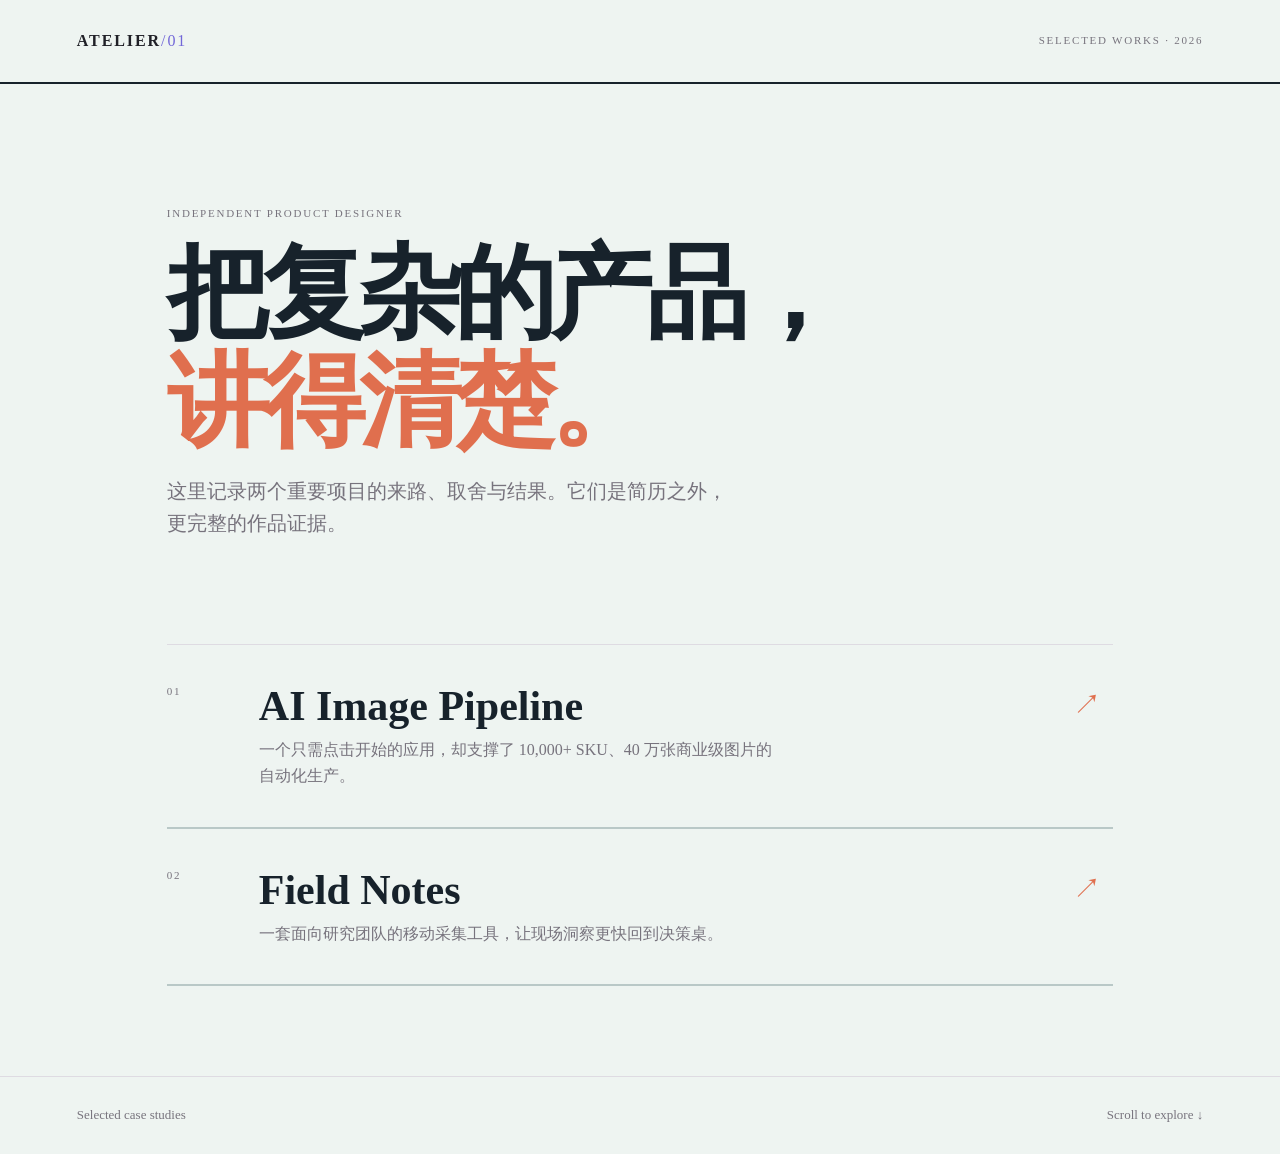
<file: casebook/index.html>
<!doctype html>
<html lang="zh-CN">
<head>
  <meta charset="utf-8" />
  <meta name="viewport" content="width=device-width, initial-scale=1" />
  <title>Atelier — Portfolio</title>
  <link rel="stylesheet" href="styles.css" /><link rel="stylesheet" href="theme.css" />
</head>
<body>
  <header class="topbar"><a class="brand" href="index.html">ATELIER<span>/01</span></a><span class="eyebrow">SELECTED WORKS · 2026</span></header>
  <main>
    <section class="hero"><p class="eyebrow">Independent product designer</p><h1>把复杂的产品，<em>讲得清楚。</em></h1><p class="intro">这里记录两个重要项目的来路、取舍与结果。它们是简历之外，更完整的作品证据。</p></section>
    <section class="project-list">
      <a class="project-card" href="project-1.html"><span class="index">01</span><div><h2>AI Image Pipeline</h2><p>一个只需点击开始的应用，却支撑了 10,000+ SKU、40 万张商业级图片的自动化生产。</p></div><span class="arrow">↗</span></a>
      <a class="project-card" href="project-2.html"><span class="index">02</span><div><h2>Field Notes</h2><p>一套面向研究团队的移动采集工具，让现场洞察更快回到决策桌。</p></div><span class="arrow">↗</span></a>
    </section>
  </main>
  <footer><span>Selected case studies</span><span>Scroll to explore ↓</span></footer>
</body></html>
</file>
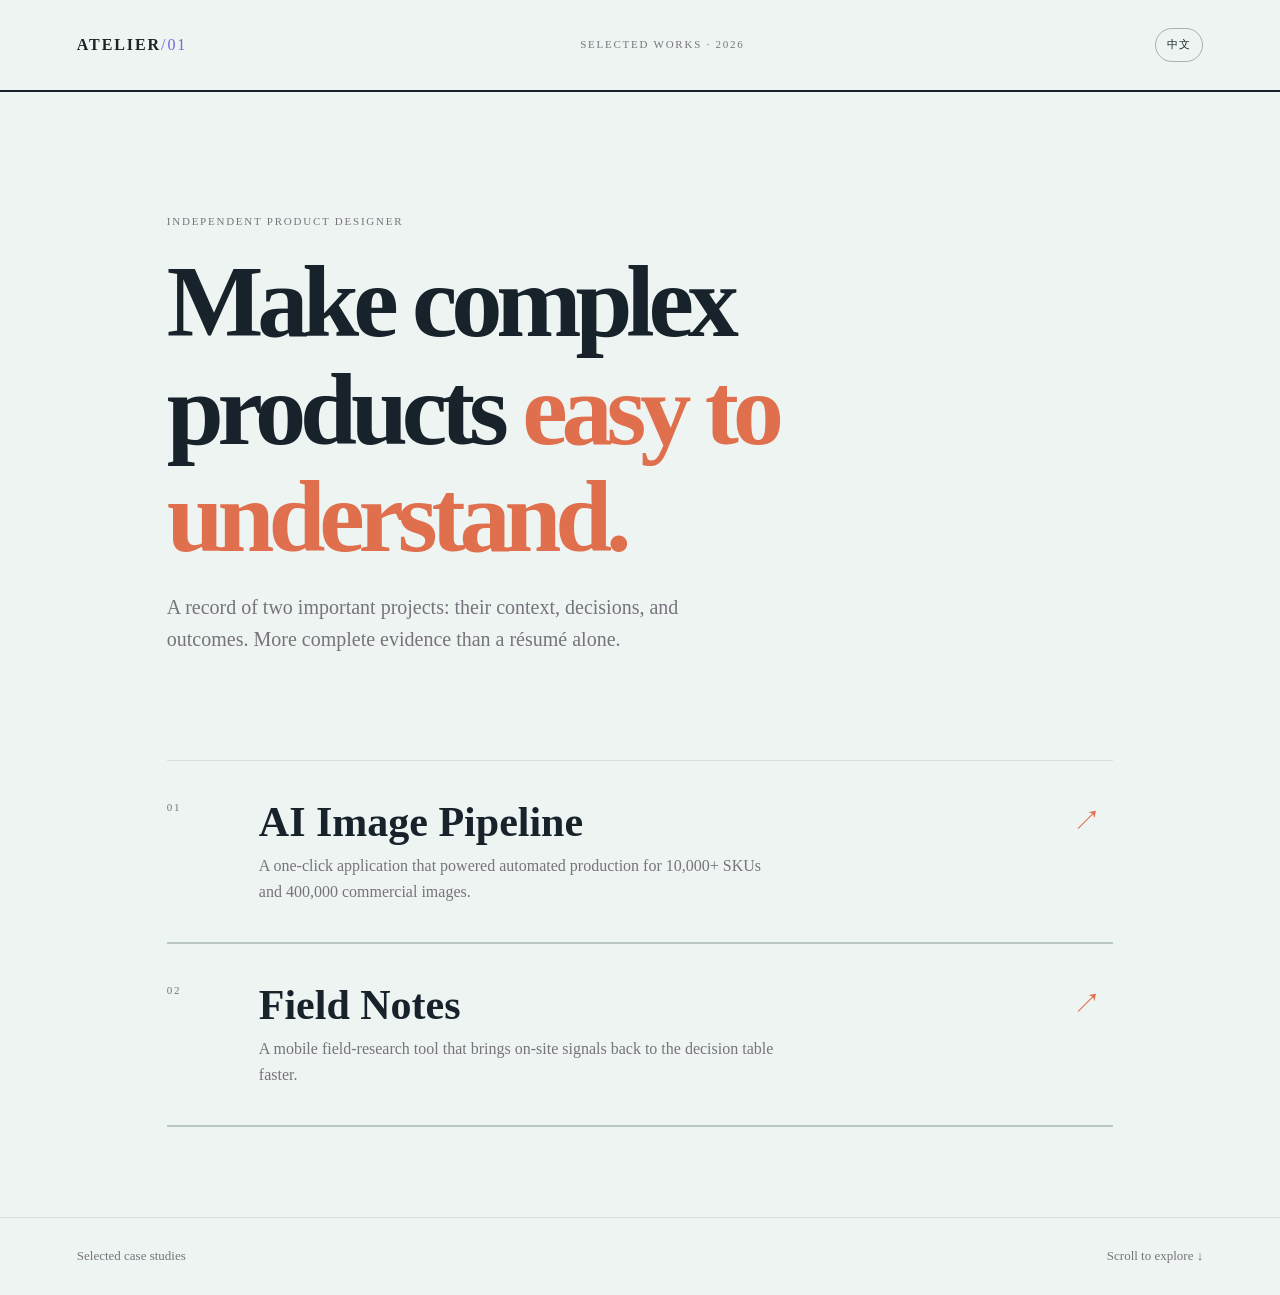
<file: docs/index.html>
<!doctype html>
<html lang="zh-CN">
<head>
  <meta charset="utf-8" />
  <meta name="viewport" content="width=device-width, initial-scale=1" />
  <title>Atelier — Portfolio</title>
  <link rel="stylesheet" href="styles.css" /><link rel="stylesheet" href="theme.css" />
<link rel="stylesheet" href="language-switcher.css"><script defer src="language-switcher.js"></script></head>
<body>
  <header class="topbar"><a class="brand" href="index.html">ATELIER<span>/01</span></a><span class="eyebrow">SELECTED WORKS · 2026</span></header>
  <main>
    <section class="hero"><p class="eyebrow">Independent product designer</p><h1>把复杂的产品，<em>讲得清楚。</em></h1><p class="intro">这里记录两个重要项目的来路、取舍与结果。它们是简历之外，更完整的作品证据。</p></section>
    <section class="project-list">
      <a class="project-card" href="project-1.html"><span class="index">01</span><div><h2>AI Image Pipeline</h2><p>一个只需点击开始的应用，却支撑了 10,000+ SKU、40 万张商业级图片的自动化生产。</p></div><span class="arrow">↗</span></a>
      <a class="project-card" href="project-2.html"><span class="index">02</span><div><h2>Field Notes</h2><p>一套面向研究团队的移动采集工具，让现场洞察更快回到决策桌。</p></div><span class="arrow">↗</span></a>
    </section>
  </main>
  <footer><span>Selected case studies</span><span>Scroll to explore ↓</span></footer>
</body></html>
</file>
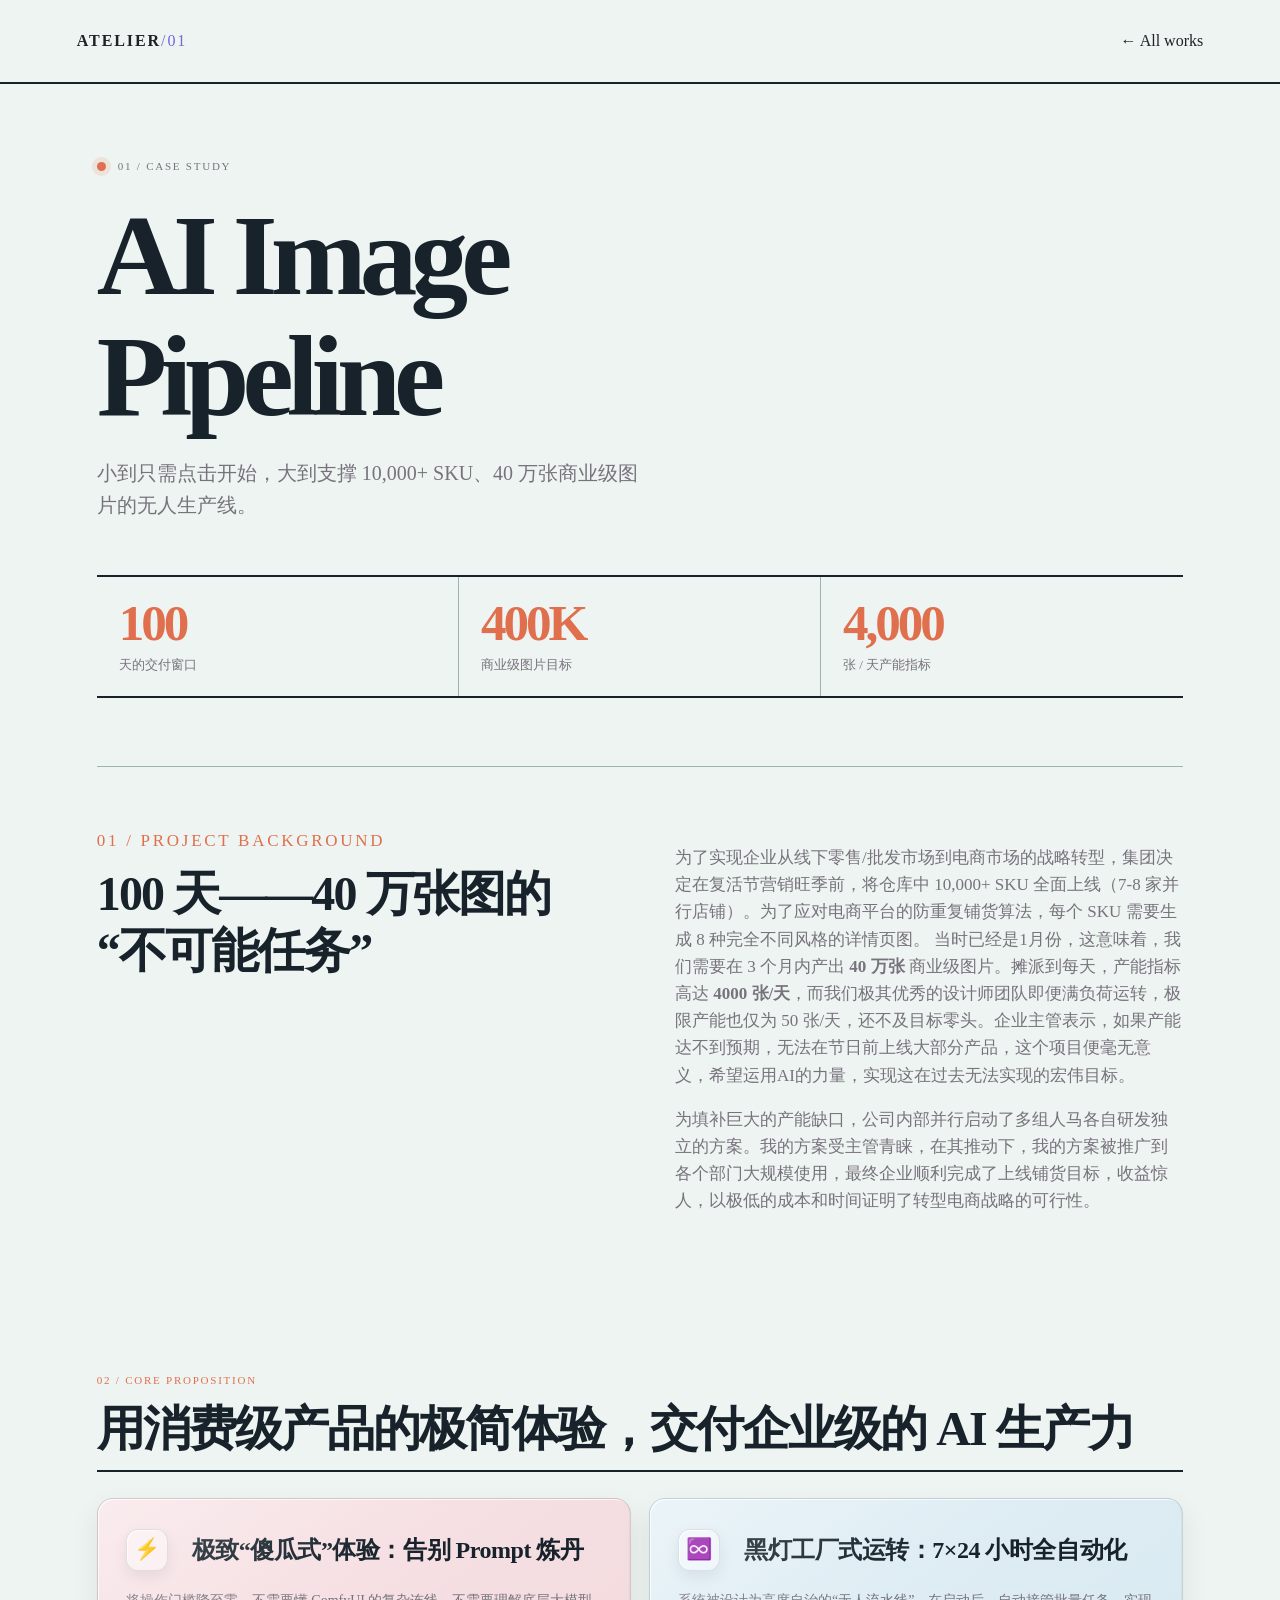
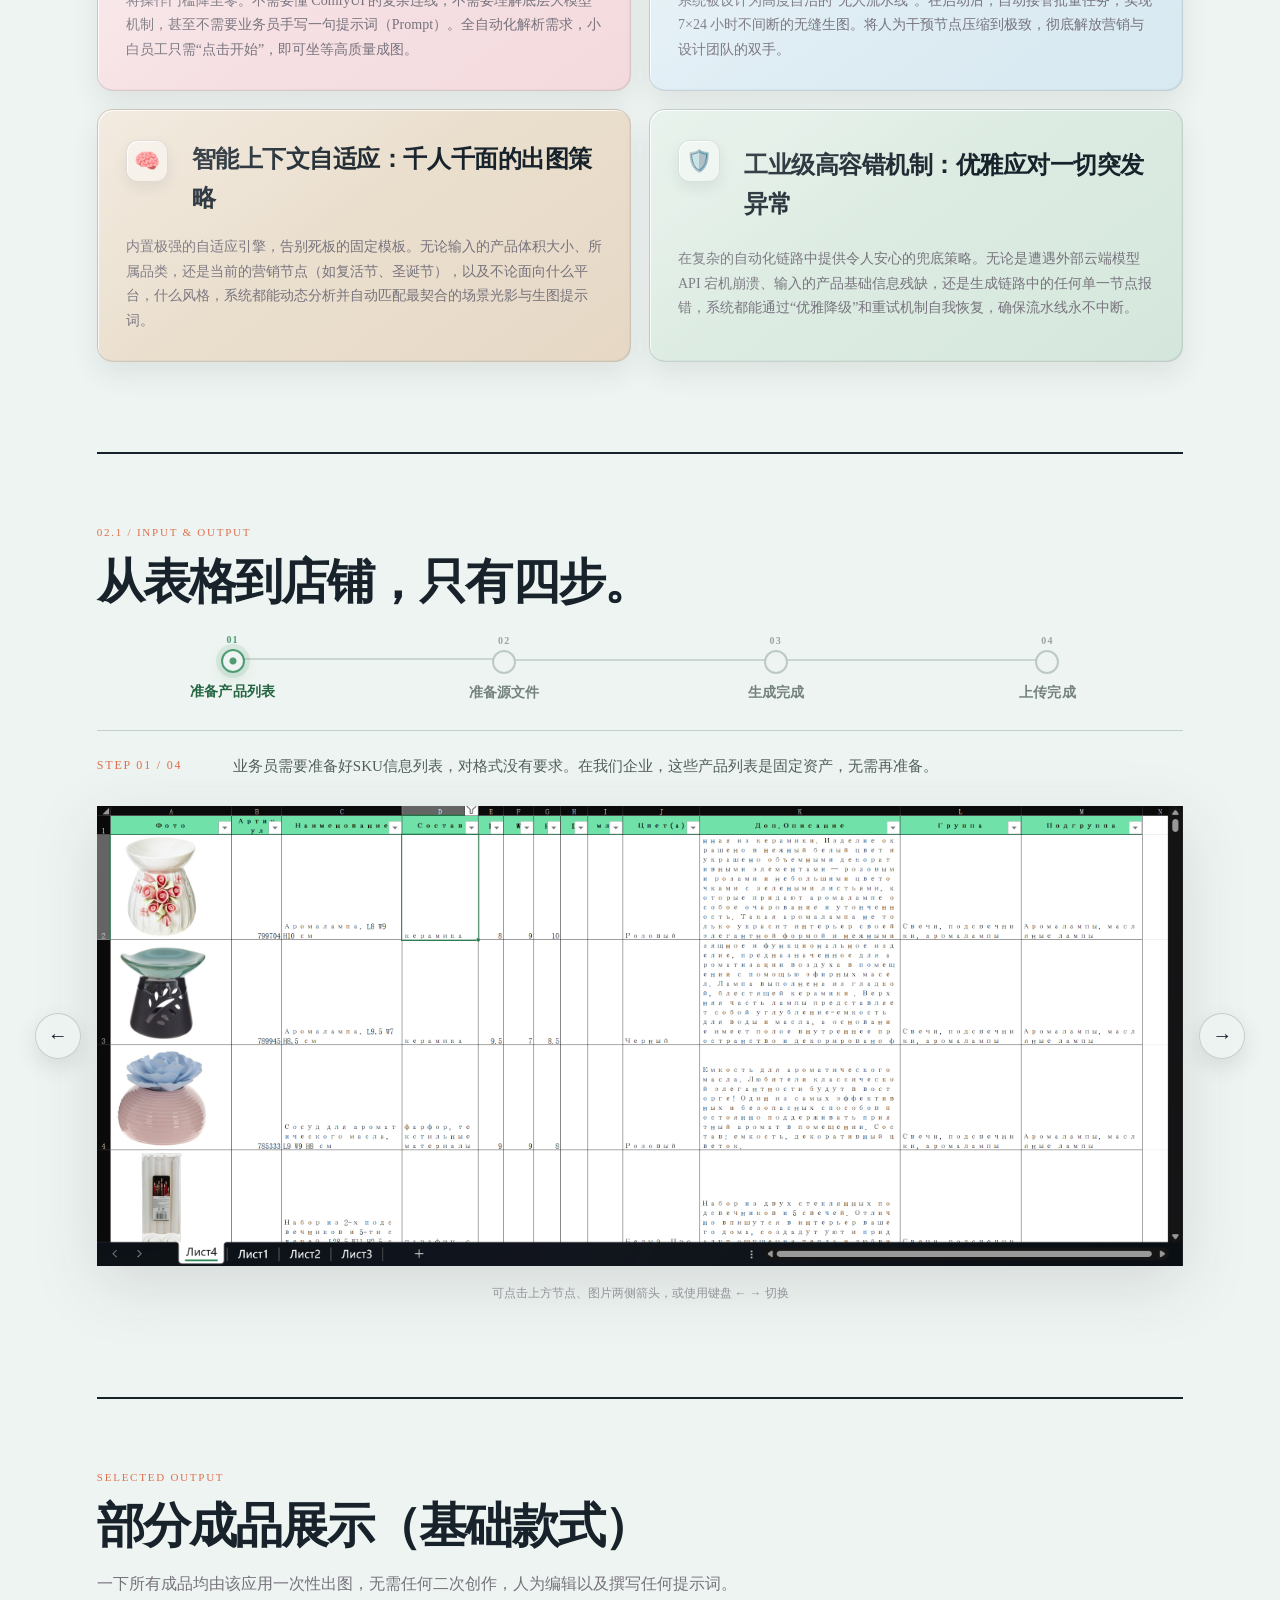
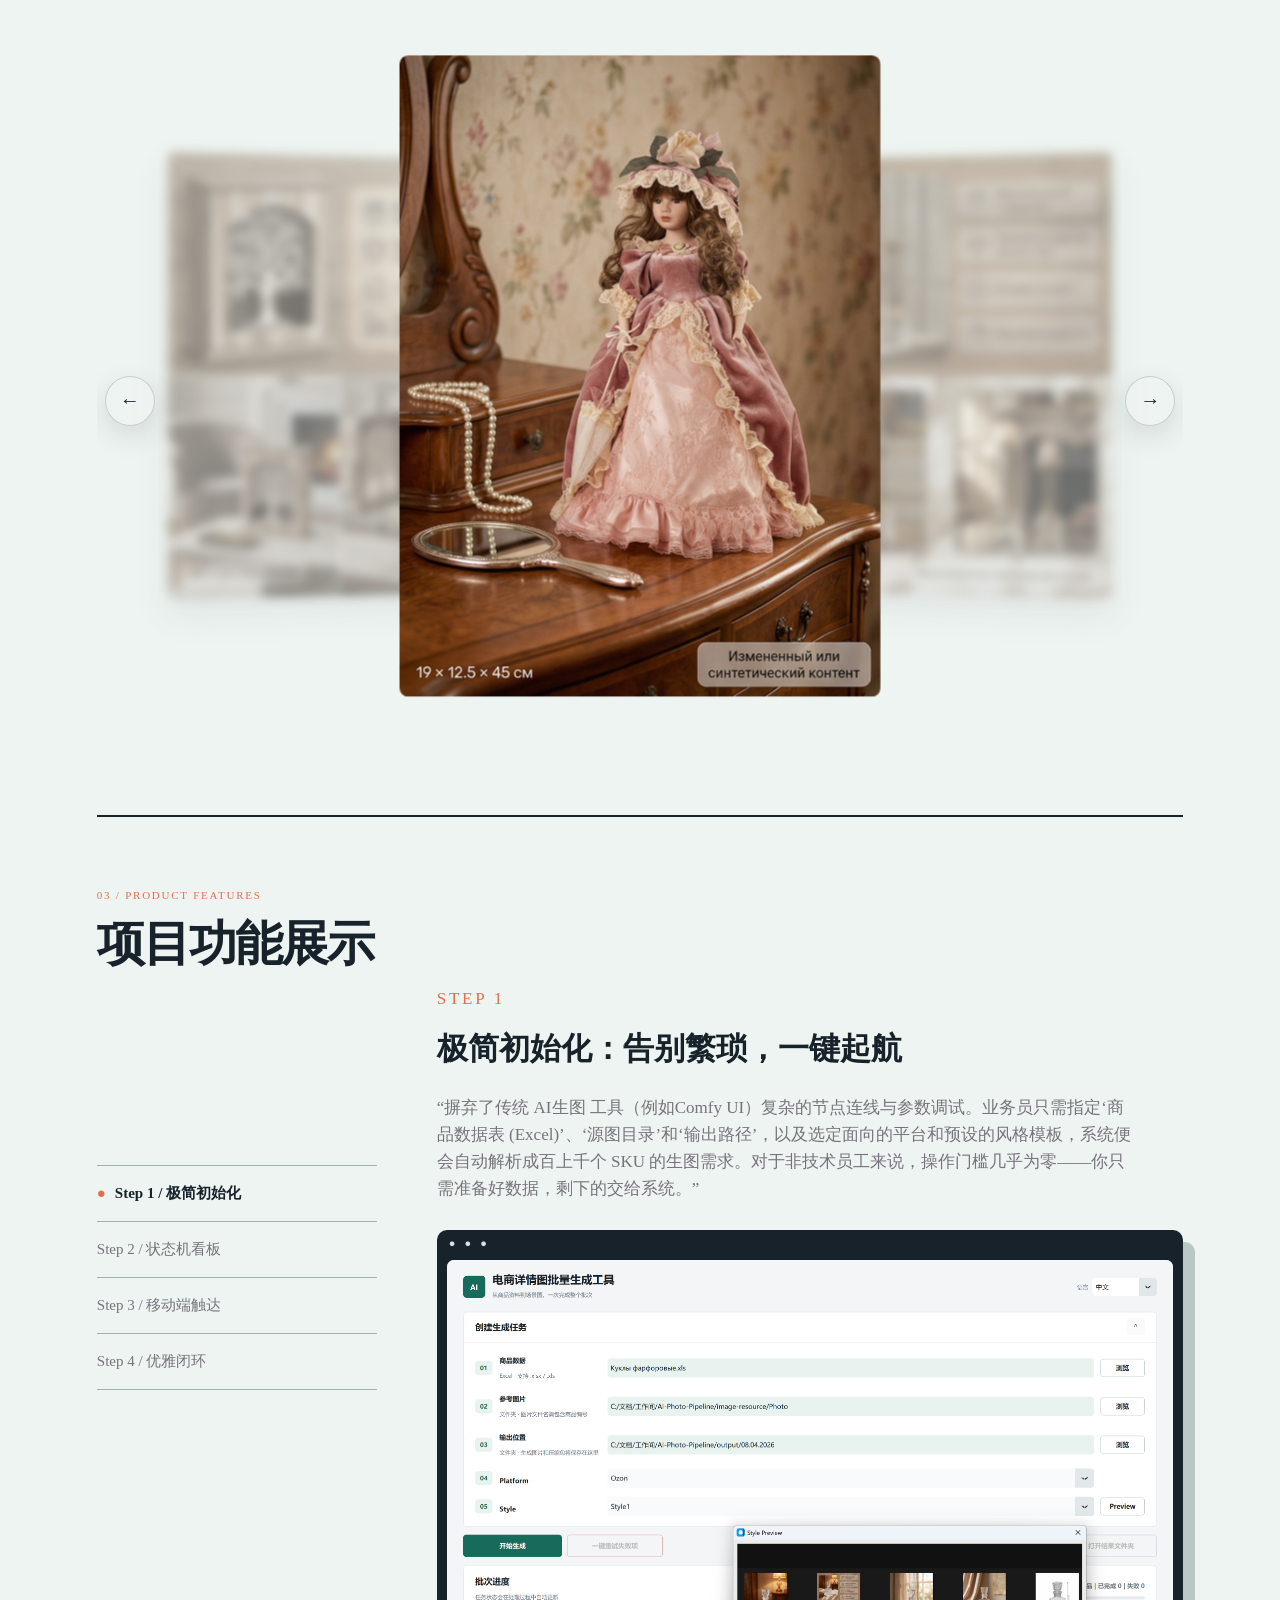
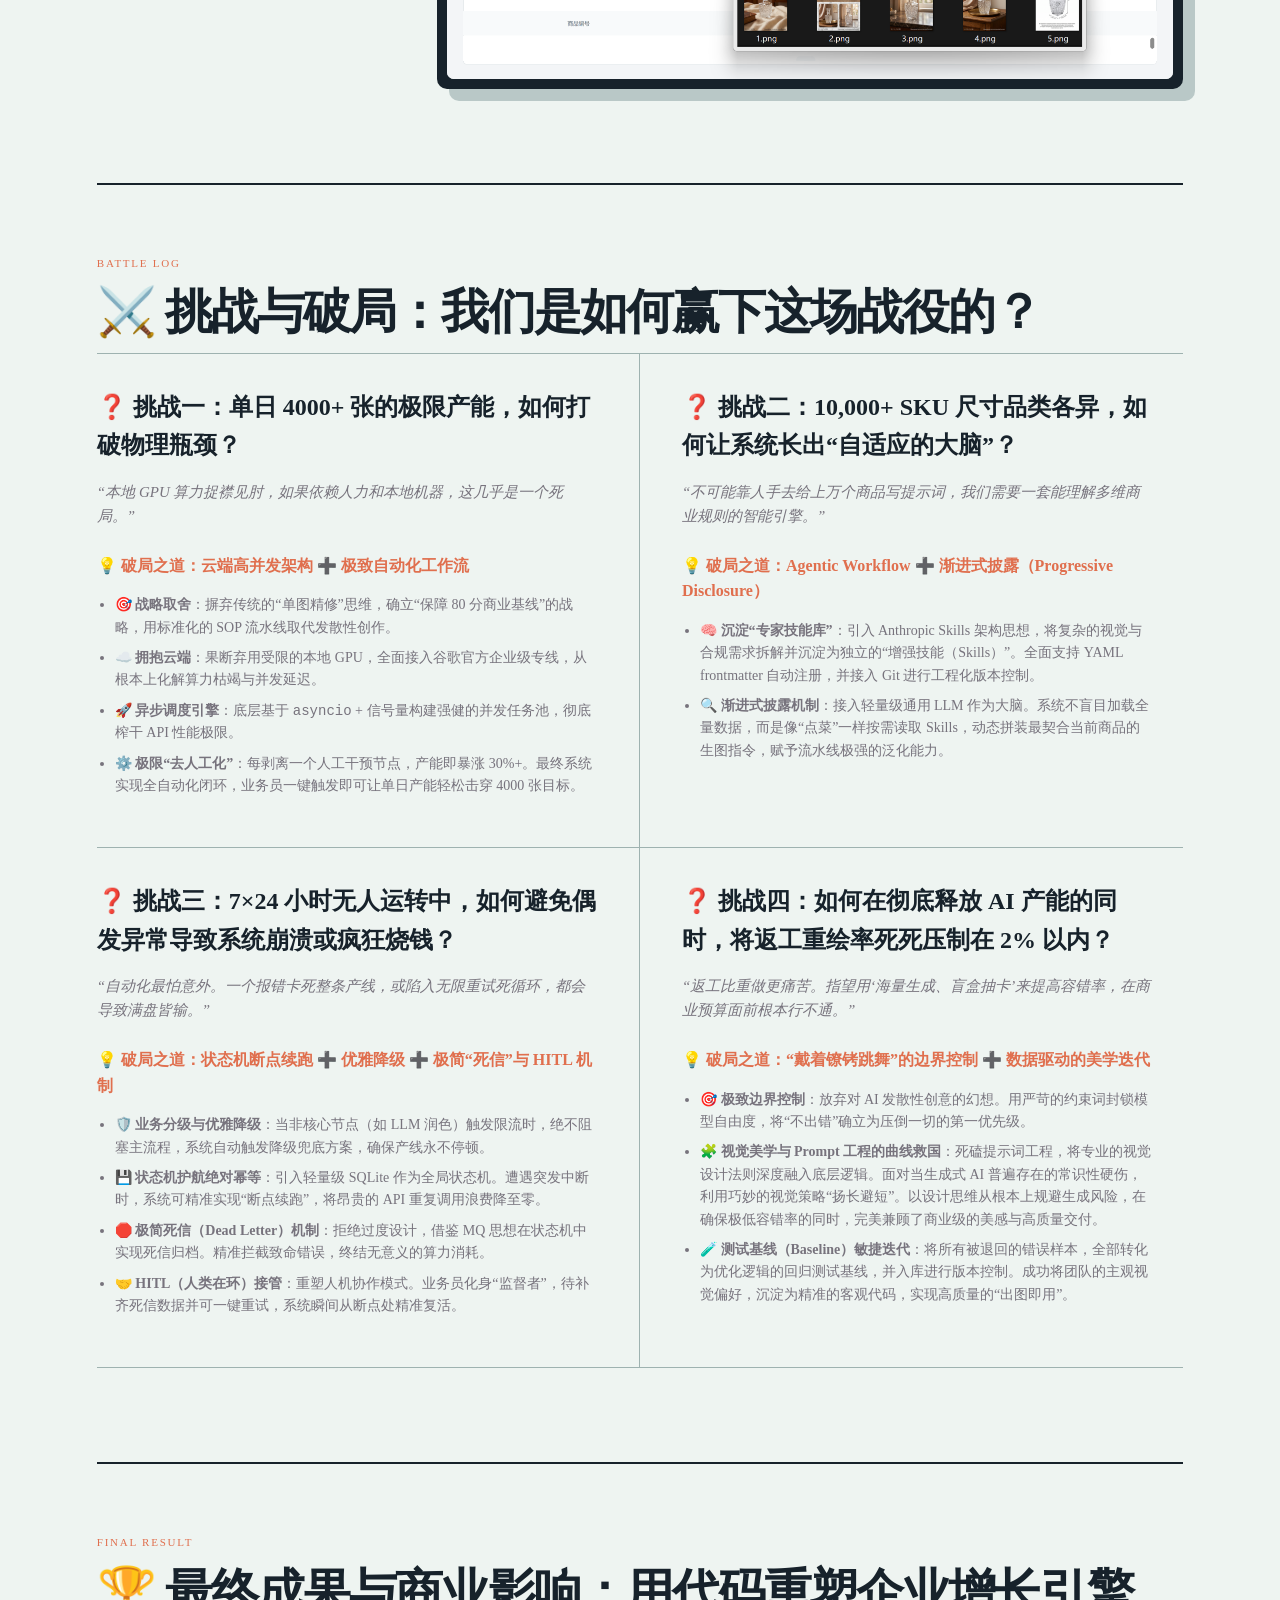
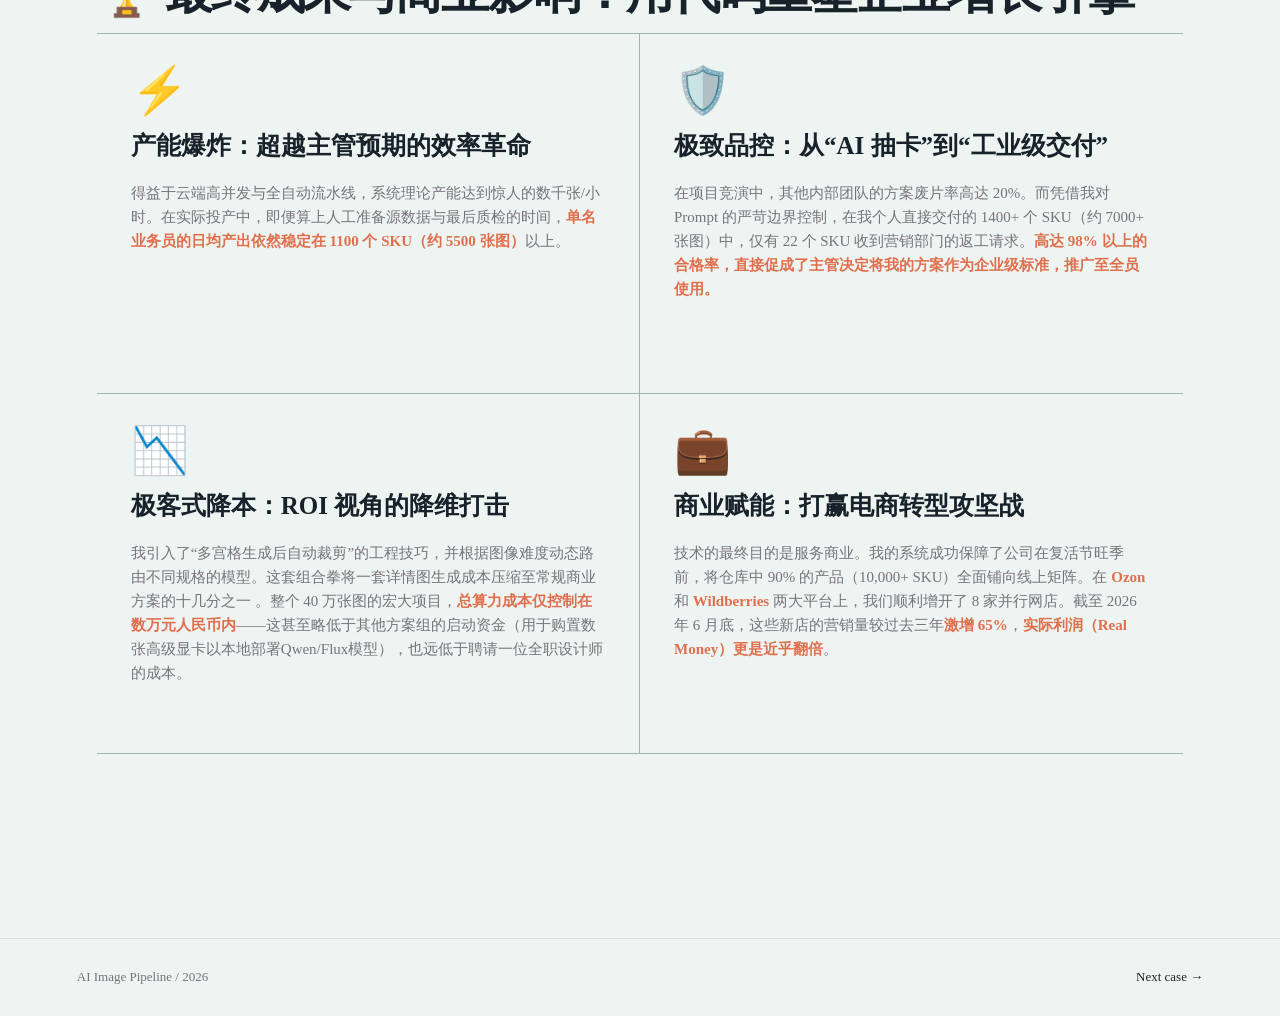
<file: casebook/project-1.html>
<!doctype html>
<html lang="zh-CN"><head><meta charset="utf-8"><meta name="viewport" content="width=device-width, initial-scale=1"><title>AI Image Pipeline — Atelier</title><link rel="stylesheet" href="styles.css"><link rel="stylesheet" href="theme.css"><link rel="stylesheet" href="pipeline.css"><link rel="stylesheet" href="pipeline-overrides.css"></head>
<body><header class="topbar"><a class="brand" href="index.html">ATELIER<span>/01</span></a><a class="back" href="index.html">← All works</a></header>
<main class="detail pipeline-case">
<section class="detail-head"><div class="pipeline-kicker"><i></i><span class="index">01 / CASE STUDY</span></div><h1>AI Image<br>Pipeline</h1><p class="lede">小到只需点击开始，大到支撑 10,000+ SKU、40 万张商业级图片的无人生产线。</p></section>
<section class="project-stats"><div><strong>100</strong><span>天的交付窗口</span></div><div><strong>400K</strong><span>商业级图片目标</span></div><div><strong>4,000</strong><span>张 / 天产能指标</span></div></section>
<section class="background-copy"><div class="copy-grid"><div><p class="section-label">01 / Project background</p><h2>100 天——40 万张图的“不可能任务”</h2></div><div><p>为了实现企业从线下零售/批发市场到电商市场的战略转型，集团决定在复活节营销旺季前，将仓库中 10,000+ SKU 全面上线（7-8 家并行店铺）。为了应对电商平台的防重复铺货算法，每个 SKU 需要生成 8 种完全不同风格的详情页图。 当时已经是1月份，这意味着，我们需要在 3 个月内产出 <strong>40 万张</strong> 商业级图片。摊派到每天，产能指标高达 <strong>4000 张/天</strong>，而我们极其优秀的设计师团队即便满负荷运转，极限产能也仅为 50 张/天，还不及目标零头。企业主管表示，如果产能达不到预期，无法在节日前上线大部分产品，这个项目便毫无意义，希望运用AI的力量，实现这在过去无法实现的宏伟目标。</p><p>为填补巨大的产能缺口，公司内部并行启动了多组人马各自研发独立的方案。我的方案受主管青睐，在其推动下，我的方案被推广到各个部门大规模使用，最终企业顺利完成了上线铺货目标，收益惊人，以极低的成本和时间证明了转型电商战略的可行性。</p></div></div></section>
<section><p class="section-label">02 / Core proposition</p><h2>用消费级产品的极简体验，交付企业级的 AI 生产力</h2><div class="bento">
<article class="bento-card"><b>⚡</b><div><h3>极致“傻瓜式”体验：告别 Prompt 炼丹</h3><p>将操作门槛降至零。不需要懂 ComfyUI 的复杂连线，不需要理解底层大模型机制，甚至不需要业务员手写一句提示词（Prompt）。全自动化解析需求，小白员工只需“点击开始”，即可坐等高质量成图。</p></div></article>
<article class="bento-card"><b>♾️</b><div><h3>黑灯工厂式运转：7×24 小时全自动化</h3><p>系统被设计为高度自治的“无人流水线”。在启动后，自动接管批量任务，实现 7×24 小时不间断的无缝生图。将人为干预节点压缩到极致，彻底解放营销与设计团队的双手。</p></div></article>
<article class="bento-card"><b>🧠</b><div><h3>智能上下文自适应：千人千面的出图策略</h3><p>内置极强的自适应引擎，告别死板的固定模板。无论输入的产品体积大小、所属品类，还是当前的营销节点（如复活节、圣诞节），以及不论面向什么平台，什么风格，系统都能动态分析并自动匹配最契合的场景光影与生图提示词。</p></div></article>
<article class="bento-card"><b>🛡️</b><div><h3>工业级高容错机制：优雅应对一切突发异常</h3><p>在复杂的自动化链路中提供令人安心的兜底策略。无论是遭遇外部云端模型 API 宕机崩溃、输入的产品基础信息残缺，还是生成链路中的任何单一节点报错，系统都能通过“优雅降级”和重试机制自我恢复，确保流水线永不中断。</p></div></article>
</div></section>
<section class="flow-section"><div class="flow-top"><div><p class="section-label">02.1 / Input & output</p><h2>从表格到店铺，只有四步。</h2></div></div>
<div class="flow-panel" id="flow-panel" tabindex="0" aria-label="输入与输出步骤，可使用方向键切换"><div class="flow-steps"><button class="flow-step active" type="button" data-flow="0"><strong>01</strong><span>准备产品列表</span></button><button class="flow-step" type="button" data-flow="1"><strong>02</strong><span>准备源文件</span></button><button class="flow-step" type="button" data-flow="2"><strong>03</strong><span>生成完成</span></button><button class="flow-step" type="button" data-flow="3"><strong>04</strong><span>上传完成</span></button></div><div class="flow-copy"><span class="step-number" id="flow-number">STEP 01 / 04</span><p id="flow-description">业务员需要准备好SKU信息列表，对格式没有要求。在我们企业，这些产品列表是固定资产，无需再准备。</p></div><div class="flow-image"><button class="round-button flow-image-prev" id="flow-prev" type="button" aria-label="上一步">←</button><img id="flow-image" src="assets/app/输入表格.png" alt="准备产品列表"><button class="round-button flow-image-next" id="flow-next" type="button" aria-label="下一步">→</button></div></div><p class="flow-hint">可点击上方节点、图片两侧箭头，或使用键盘 ← → 切换</p></section>
<section class="gallery-stage"><div class="flow-top"><div><p class="section-label">Selected output</p><h2>部分成品展示（基础款式）</h2><p>一下所有成品均由该应用一次性出图，无需任何二次创作，人为编辑以及撰写任何提示词。</p></div></div><div class="showcase" id="showcase" tabindex="0" aria-label="成品图轮播，可使用方向键切换或滑动"><button class="round-button gallery-prev" type="button" aria-label="上一张">←</button><div class="gallery-track"><figure class="gallery-card is-prev"><img id="gallery-prev-image" src="assets/gallery/20.png" alt="上一张成品图"></figure><figure class="gallery-card is-active"><img id="gallery-active-image" src="assets/gallery/1.png" alt="当前成品图展示 1"></figure><figure class="gallery-card is-next"><img id="gallery-next-image" src="assets/gallery/2.png" alt="下一张成品图"></figure></div><button class="round-button gallery-next" type="button" aria-label="下一张">→</button></div></section>
<section class="features"><p class="section-label">03 / Product features</p><h2>项目功能展示</h2><div class="feature-layout"><nav class="feature-nav"><button class="feature-tab active" type="button" data-feature="0">Step 1 / 极简初始化</button><button class="feature-tab" type="button" data-feature="1">Step 2 / 状态机看板</button><button class="feature-tab" type="button" data-feature="2">Step 3 / 移动端触达</button><button class="feature-tab" type="button" data-feature="3">Step 4 / 优雅闭环</button></nav><article class="feature-content"><p class="section-label" id="feature-step">Step 1</p><h3 id="feature-title">极简初始化：告别繁琐，一键起航</h3><p id="feature-copy">“摒弃了传统 AI生图 工具（例如Comfy UI）复杂的节点连线与参数调试。业务员只需指定‘商品数据表 (Excel)’、‘源图目录’和‘输出路径’，以及选定面向的平台和预设的风格模板，系统便会自动解析成百上千个 SKU 的生图需求。对于非技术员工来说，操作门槛几乎为零——你只需准备好数据，剩下的交给系统。”</p><div class="device-frame browser" id="feature-frame"><img id="feature-image" src="assets/app/图一.png" alt="极简初始化界面"></div></article></div></section>
<section class="challenges"><p class="section-label">Battle log</p><h2>⚔️ 挑战与破局：我们是如何赢下这场战役的？</h2><div class="challenge-list">
<article class="challenge"><h3>❓ 挑战一：单日 4000+ 张的极限产能，如何打破物理瓶颈？</h3><p class="quote">“本地 GPU 算力捉襟见肘，如果依赖人力和本地机器，这几乎是一个死局。”</p><p class="solution">💡 破局之道：云端高并发架构 ➕ 极致自动化工作流</p><ul><li>🎯 <strong>战略取舍</strong>：摒弃传统的“单图精修”思维，确立“保障 80 分商业基线”的战略，用标准化的 SOP 流水线取代发散性创作。</li><li>☁️ <strong>拥抱云端</strong>：果断弃用受限的本地 GPU，全面接入谷歌官方企业级专线，从根本上化解算力枯竭与并发延迟。</li><li>🚀 <strong>异步调度引擎</strong>：底层基于 <code>asyncio</code> + 信号量构建强健的并发任务池，彻底榨干 API 性能极限。</li><li>⚙️ <strong>极限“去人工化”</strong>：每剥离一个人工干预节点，产能即暴涨 30%+。最终系统实现全自动化闭环，业务员一键触发即可让单日产能轻松击穿 4000 张目标。</li></ul></article>
<article class="challenge"><h3>❓ 挑战二：10,000+ SKU 尺寸品类各异，如何让系统长出“自适应的大脑”？</h3><p class="quote">“不可能靠人手去给上万个商品写提示词，我们需要一套能理解多维商业规则的智能引擎。”</p><p class="solution">💡 破局之道：Agentic Workflow ➕ 渐进式披露（Progressive Disclosure）</p><ul><li>🧠 <strong>沉淀“专家技能库”</strong>：引入 Anthropic Skills 架构思想，将复杂的视觉与合规需求拆解并沉淀为独立的“增强技能（Skills）”。全面支持 YAML frontmatter 自动注册，并接入 Git 进行工程化版本控制。</li><li>🔍 <strong>渐进式披露机制</strong>：接入轻量级通用 LLM 作为大脑。系统不盲目加载全量数据，而是像“点菜”一样按需读取 Skills，动态拼装最契合当前商品的生图指令，赋予流水线极强的泛化能力。</li></ul></article>
<article class="challenge"><h3>❓ 挑战三：7×24 小时无人运转中，如何避免偶发异常导致系统崩溃或疯狂烧钱？</h3><p class="quote">“自动化最怕意外。一个报错卡死整条产线，或陷入无限重试死循环，都会导致满盘皆输。”</p><p class="solution">💡 破局之道：状态机断点续跑 ➕ 优雅降级 ➕ 极简“死信”与 HITL 机制</p><ul><li>🛡️ <strong>业务分级与优雅降级</strong>：当非核心节点（如 LLM 润色）触发限流时，绝不阻塞主流程，系统自动触发降级兜底方案，确保产线永不停顿。</li><li>💾 <strong>状态机护航绝对幂等</strong>：引入轻量级 SQLite 作为全局状态机。遭遇突发中断时，系统可精准实现“断点续跑”，将昂贵的 API 重复调用浪费降至零。</li><li>🛑 <strong>极简死信（Dead Letter）机制</strong>：拒绝过度设计，借鉴 MQ 思想在状态机中实现死信归档。精准拦截致命错误，终结无意义的算力消耗。</li><li>🤝 <strong>HITL（人类在环）接管</strong>：重塑人机协作模式。业务员化身“监督者”，待补齐死信数据并可一键重试，系统瞬间从断点处精准复活。</li></ul></article>
<article class="challenge"><h3>❓ 挑战四：如何在彻底释放 AI 产能的同时，将返工重绘率死死压制在 2% 以内？</h3><p class="quote">“返工比重做更痛苦。指望用‘海量生成、盲盒抽卡’来提高容错率，在商业预算面前根本行不通。”</p><p class="solution">💡 破局之道：“戴着镣铐跳舞”的边界控制 ➕ 数据驱动的美学迭代</p><ul><li>🎯 <strong>极致边界控制</strong>：放弃对 AI 发散性创意的幻想。用严苛的约束词封锁模型自由度，将“不出错”确立为压倒一切的第一优先级。</li><li>🧩 <strong>视觉美学与 Prompt 工程的曲线救国</strong>：死磕提示词工程，将专业的视觉设计法则深度融入底层逻辑。面对当生成式 AI 普遍存在的常识性硬伤，利用巧妙的视觉策略“扬长避短”。以设计思维从根本上规避生成风险，在确保极低容错率的同时，完美兼顾了商业级的美感与高质量交付。</li><li>🧪 <strong>测试基线（Baseline）敏捷迭代</strong>：将所有被退回的错误样本，全部转化为优化逻辑的回归测试基线，并入库进行版本控制。成功将团队的主观视觉偏好，沉淀为精准的客观代码，实现高质量的“出图即用”。</li></ul></article>
</div></section>
<section class="results"><p class="section-label">Final result</p><h2>🏆 最终成果与商业影响：用代码重塑企业增长引擎</h2><div class="trophy-grid">
<article class="trophy"><div class="trophy-icon">⚡</div><h3>产能爆炸：超越主管预期的效率革命</h3><p>得益于云端高并发与全自动流水线，系统理论产能达到惊人的数千张/小时。在实际投产中，即便算上人工准备源数据与最后质检的时间，<strong>单名业务员的日均产出依然稳定在 1100 个 SKU（约 5500 张图）</strong>以上。</p></article>
<article class="trophy"><div class="trophy-icon">🛡️</div><h3>极致品控：从“AI 抽卡”到“工业级交付”</h3><p>在项目竞演中，其他内部团队的方案废片率高达 20%。而凭借我对 Prompt 的严苛边界控制，在我个人直接交付的 1400+ 个 SKU（约 7000+ 张图）中，仅有 22 个 SKU 收到营销部门的返工请求。<strong>高达 98% 以上的合格率，直接促成了主管决定将我的方案作为企业级标准，推广至全员使用。</strong></p></article>
<article class="trophy"><div class="trophy-icon">📉</div><h3>极客式降本：ROI 视角的降维打击</h3><p>我引入了“多宫格生成后自动裁剪”的工程技巧，并根据图像难度动态路由不同规格的模型。这套组合拳将一套详情图生成成本压缩至常规商业方案的十几分之一 。整个 40 万张图的宏大项目，<strong>总算力成本仅控制在数万元人民币内</strong>——这甚至略低于其他方案组的启动资金（用于购置数张高级显卡以本地部署Qwen/Flux模型），也远低于聘请一位全职设计师的成本。</p></article>
<article class="trophy"><div class="trophy-icon">💼</div><h3>商业赋能：打赢电商转型攻坚战</h3><p>技术的最终目的是服务商业。我的系统成功保障了公司在复活节旺季前，将仓库中 90% 的产品（10,000+ SKU）全面铺向线上矩阵。在 <strong>Ozon</strong> 和 <strong>Wildberries</strong> 两大平台上，我们顺利增开了 8 家并行网店。截至 2026 年 6 月底，这些新店的营销量较过去三年<strong>激增 65%</strong>，<strong>实际利润（Real Money）更是近乎翻倍</strong>。</p></article>
</div></section></main><footer><span>AI Image Pipeline / 2026</span><a href="project-2.html">Next case →</a></footer>
<script>
const flows=[['准备产品列表','业务员需要准备好SKU信息列表，对格式没有要求。在我们企业，这些产品列表是固定资产，无需再准备。','输入表格.png'],['准备源文件（白底图）','业务员需要将带有SKU编号的同名图片都打包到对应文件路径，同样对顺序和格式无要求，在我们企业这些也是固定资产无需再次消耗人力。','白底图展示.png'],['生成完成','生成完成后，会根据SKU编号对成品图进行打包和排序，并存放至指定位置。业务员可以一键上传到Ozon等平台，不需要再改动。','文件打包.png'],['上传完成','成品图已经被批量上传到Ozon等电商平台上，我们的业务员会对上线的产品图进行审核。','商店展示.png']];let fi=0;function setFlow(n){fi=(n+4)%4;let x=flows[fi];document.querySelector('#flow-number').textContent=`STEP 0${fi+1} / 04`;document.querySelector('#flow-description').textContent=x[1];let im=document.querySelector('#flow-image');im.classList.add('is-changing');setTimeout(()=>{im.src='assets/app/'+x[2];im.alt=x[0];im.classList.remove('is-changing')},120);document.querySelectorAll('.flow-step').forEach((b,i)=>{b.classList.toggle('active',i===fi);b.classList.toggle('complete',i<fi)})}document.querySelector('#flow-prev').onclick=()=>setFlow(fi-1);document.querySelector('#flow-next').onclick=()=>setFlow(fi+1);document.querySelectorAll('.flow-step').forEach(b=>b.onclick=()=>setFlow(+b.dataset.flow));document.querySelector('#flow-panel').onkeydown=e=>{if(e.key==='ArrowLeft'){e.preventDefault();setFlow(fi-1)}if(e.key==='ArrowRight'){e.preventDefault();setFlow(fi+1)}};
const pics=['1.png','2.png','3.png','4.png','6.jpg','7.jpg','8.png','9.png','10.png','11.png','12.png','13.png','14.png','15.png','16.png','17.png','18.png','19.png','20.png'];let gi=0,timer,galleryBusy=false;const galleryPath='assets/gallery/';const show=document.querySelector('#showcase');function renderGallery(){const prev=(gi-1+pics.length)%pics.length,next=(gi+1)%pics.length;document.querySelector('#gallery-prev-image').src=galleryPath+pics[prev];document.querySelector('#gallery-active-image').src=galleryPath+pics[gi];document.querySelector('#gallery-active-image').alt=`当前成品图展示 ${gi+1}`;document.querySelector('#gallery-next-image').src=galleryPath+pics[next]}function setGallery(n){if(galleryBusy)return;galleryBusy=true;const direction=((n-gi+pics.length)%pics.length===pics.length-1)?'prev':'next';show.classList.add(direction==='next'?'rotate-next':'rotate-prev');setTimeout(()=>{gi=(n+pics.length)%pics.length;show.classList.add('is-resetting');show.classList.remove('rotate-next','rotate-prev');renderGallery();requestAnimationFrame(()=>requestAnimationFrame(()=>{show.classList.remove('is-resetting');galleryBusy=false}))},560)}function resetTimer(){clearInterval(timer);timer=setInterval(()=>setGallery(gi+1),4600)}document.querySelector('.gallery-prev').onclick=()=>{setGallery(gi-1);resetTimer()};document.querySelector('.gallery-next').onclick=()=>{setGallery(gi+1);resetTimer()};let sx=0;show.onkeydown=e=>{if(e.key==='ArrowLeft'){e.preventDefault();setGallery(gi-1);resetTimer()}if(e.key==='ArrowRight'){e.preventDefault();setGallery(gi+1);resetTimer()}};show.addEventListener('touchstart',e=>sx=e.changedTouches[0].screenX,{passive:true});show.addEventListener('touchend',e=>{let d=e.changedTouches[0].screenX-sx;if(Math.abs(d)>40){setGallery(gi+(d<0?1:-1));resetTimer()}},{passive:true});renderGallery();resetTimer();
const features=[['Step 1','极简初始化：告别繁琐，一键起航','“摒弃了传统 AI生图 工具（例如Comfy UI）复杂的节点连线与参数调试。业务员只需指定‘商品数据表 (Excel)’、‘源图目录’和‘输出路径’，系统便会自动解析成百上千个 SKU 的生图需求。对于非技术员工来说，操作门槛几乎为零——你只需准备好数据，剩下的交给系统。”','图一.png','极简初始化界面','browser'],['Step 2','状态机看板：运筹帷幄，全局掌控','“点击开始，应用即刻化身为全自动流水线。得益于底层的异步并发引擎与状态机机制，任务看板实时反馈每一个 SKU 的流转节点与成功率。无需人肉盯盘，每个并发任务的进度一目了然，将‘工业级量产’的稳健感具象化。”','图二.png','任务进行中的看板','browser'],['Step 3','移动端触达：解放双手，只需验收','“真正的‘黑灯工厂’意味着彻底解放双眼。你可以去忙自己其他的工作，不需要一直盯着它，待任务跑完时，系统会通过专属 Telegram Bot 第一时间将完工报告推送到你的手机。”','图三.png','Telegram Bot 手机通知','phone-frame'],['Step 4','优雅闭环：死信接管与断点续跑','“遇到源图缺失或尺寸报错？无需从头重跑大批次。系统生成的详细报告精准过滤出‘死信（Dead Letter）’任务。业务员只需在源头补齐数据，点击‘一键重试’，系统便会精确触发断点续跑机制。绝不浪费昂贵的付费 API，优雅实现 HITL的最后一块拼图。”','图四.png','详细报告与一键重试按钮','browser']];function setFeature(n){let x=features[n];document.querySelector('#feature-step').textContent=x[0];document.querySelector('#feature-title').textContent=x[1];document.querySelector('#feature-copy').textContent=x[2];let im=document.querySelector('#feature-image');im.src='assets/app/'+x[3];im.alt=x[4];document.querySelector('#feature-frame').className='device-frame '+x[5];document.querySelectorAll('.feature-tab').forEach((b,i)=>b.classList.toggle('active',i===n))}document.querySelectorAll('.feature-tab').forEach((b,i)=>b.onclick=()=>setFeature(i));
</script></body></html>
</file>
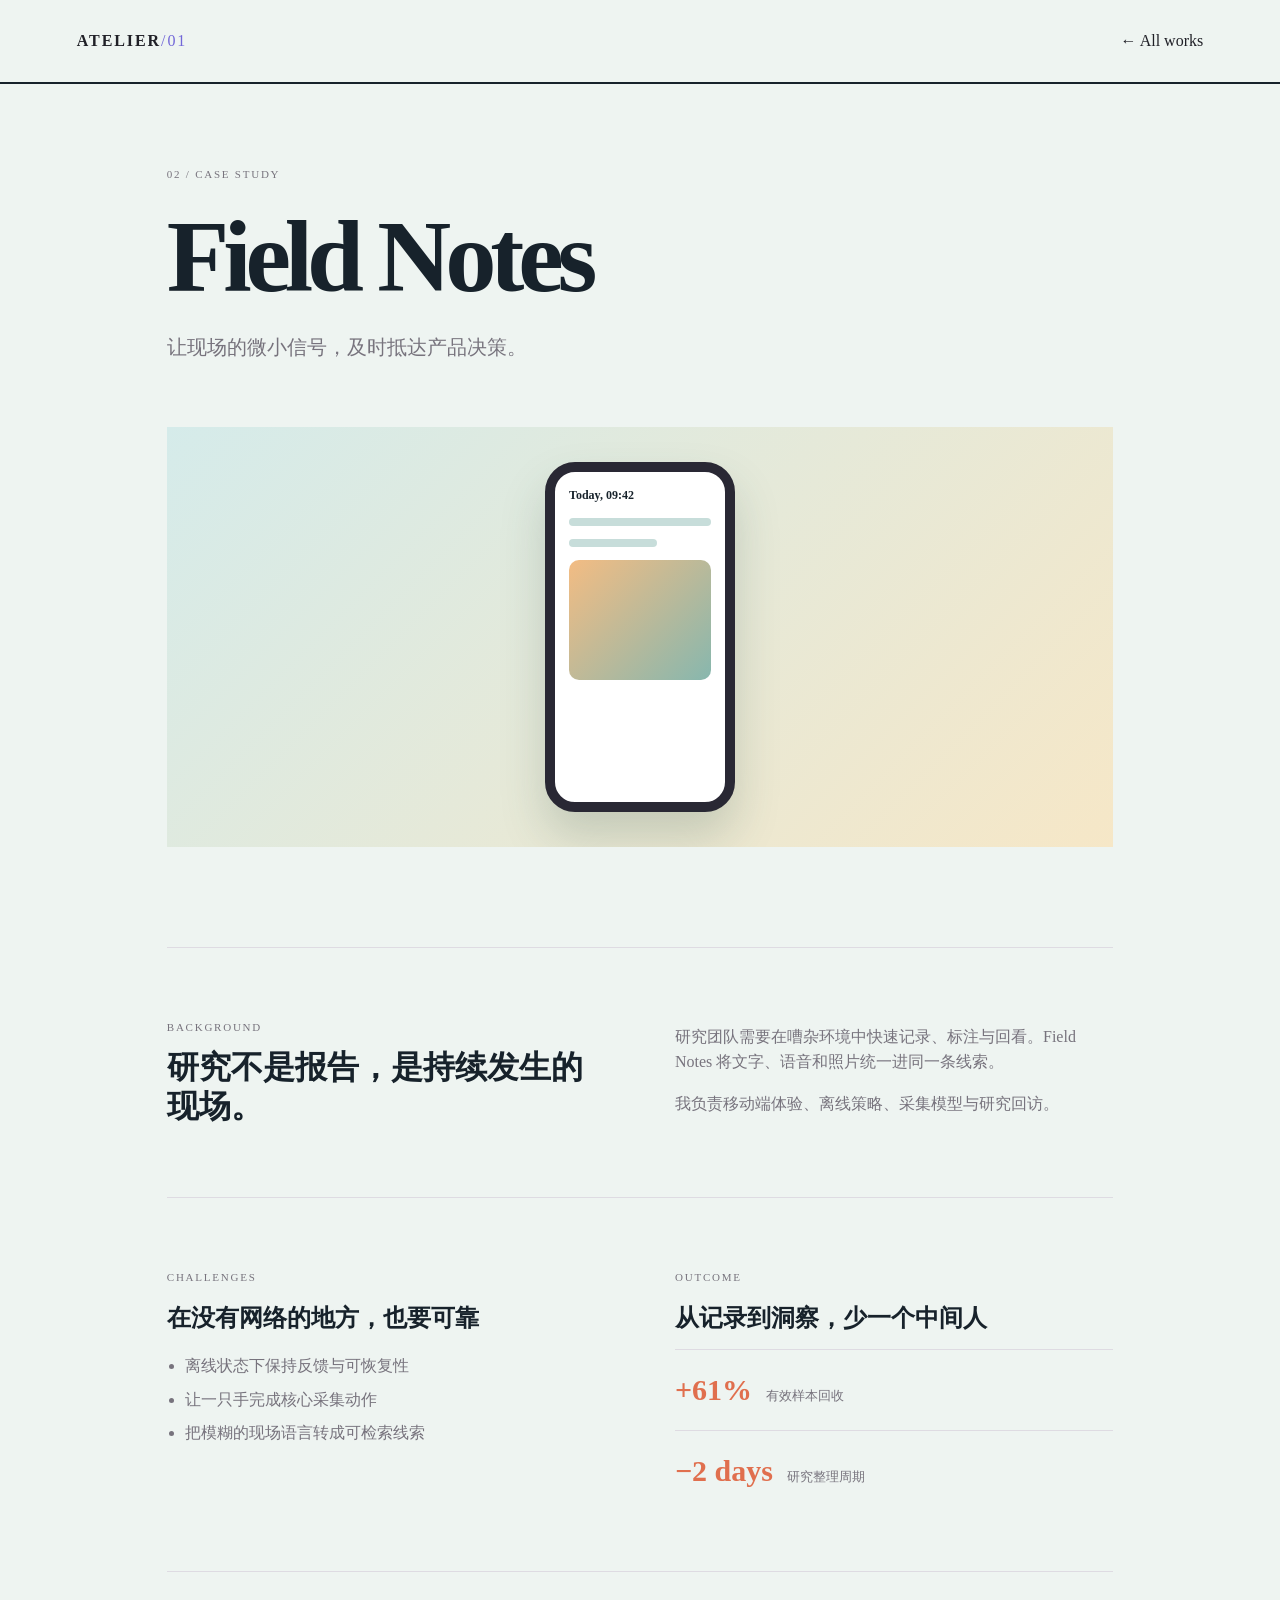
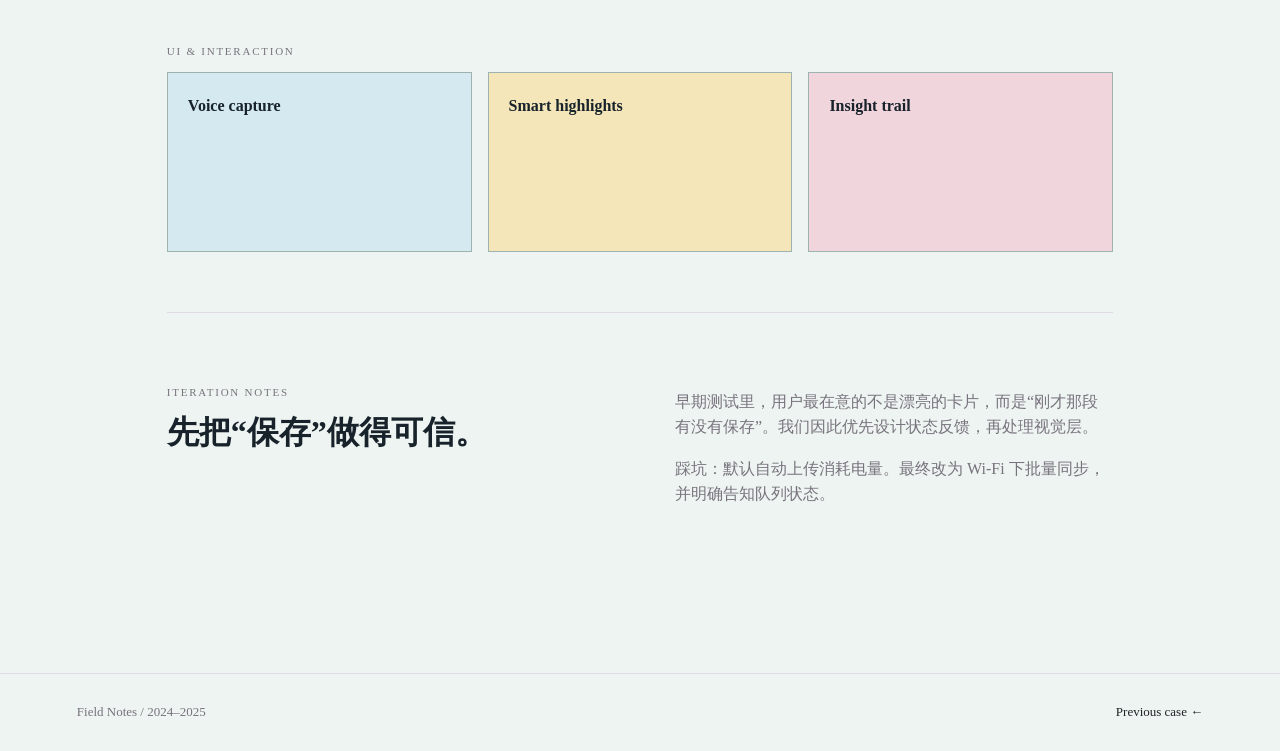
<file: casebook/project-2.html>
<!doctype html><html lang="zh-CN"><head><meta charset="utf-8"/><meta name="viewport" content="width=device-width,initial-scale=1"/><title>Field Notes — Atelier</title><link rel="stylesheet" href="styles.css"/><link rel="stylesheet" href="theme.css"/></head><body><header class="topbar"><a class="brand" href="index.html">ATELIER<span>/01</span></a><a class="back" href="index.html">← All works</a></header><main class="detail"><div class="detail-head"><span class="index">02 / CASE STUDY</span><h1>Field Notes</h1><p class="lede">让现场的微小信号，及时抵达产品决策。</p></div><div class="visual visual-notes"><div class="phone"><div class="phone-screen"><b>Today, 09:42</b><span class="note-line"></span><span class="note-line short"></span><span class="photo-block"></span></div></div></div><section class="copy-grid"><div><p class="eyebrow">Background</p><h2>研究不是报告，是持续发生的现场。</h2></div><div><p>研究团队需要在嘈杂环境中快速记录、标注与回看。Field Notes 将文字、语音和照片统一进同一条线索。</p><p>我负责移动端体验、离线策略、采集模型与研究回访。</p></div></section><section class="split"><article><p class="eyebrow">Challenges</p><h3>在没有网络的地方，也要可靠</h3><ul><li>离线状态下保持反馈与可恢复性</li><li>让一只手完成核心采集动作</li><li>把模糊的现场语言转成可检索线索</li></ul></article><article><p class="eyebrow">Outcome</p><h3>从记录到洞察，少一个中间人</h3><div class="metric"><strong>+61%</strong><span>有效样本回收</span></div><div class="metric"><strong>−2 days</strong><span>研究整理周期</span></div></article></section><section class="gallery"><p class="eyebrow">UI & interaction</p><div class="tiles"><div class="tile sky">Voice capture</div><div class="tile butter">Smart highlights</div><div class="tile rose">Insight trail</div></div></section><section class="copy-grid"><div><p class="eyebrow">Iteration notes</p><h2>先把“保存”做得可信。</h2></div><div><p>早期测试里，用户最在意的不是漂亮的卡片，而是“刚才那段有没有保存”。我们因此优先设计状态反馈，再处理视觉层。</p><p>踩坑：默认自动上传消耗电量。最终改为 Wi‑Fi 下批量同步，并明确告知队列状态。</p></div></section></main><footer><span>Field Notes / 2024–2025</span><a href="project-1.html">Previous case ←</a></footer></body></html>
</file>
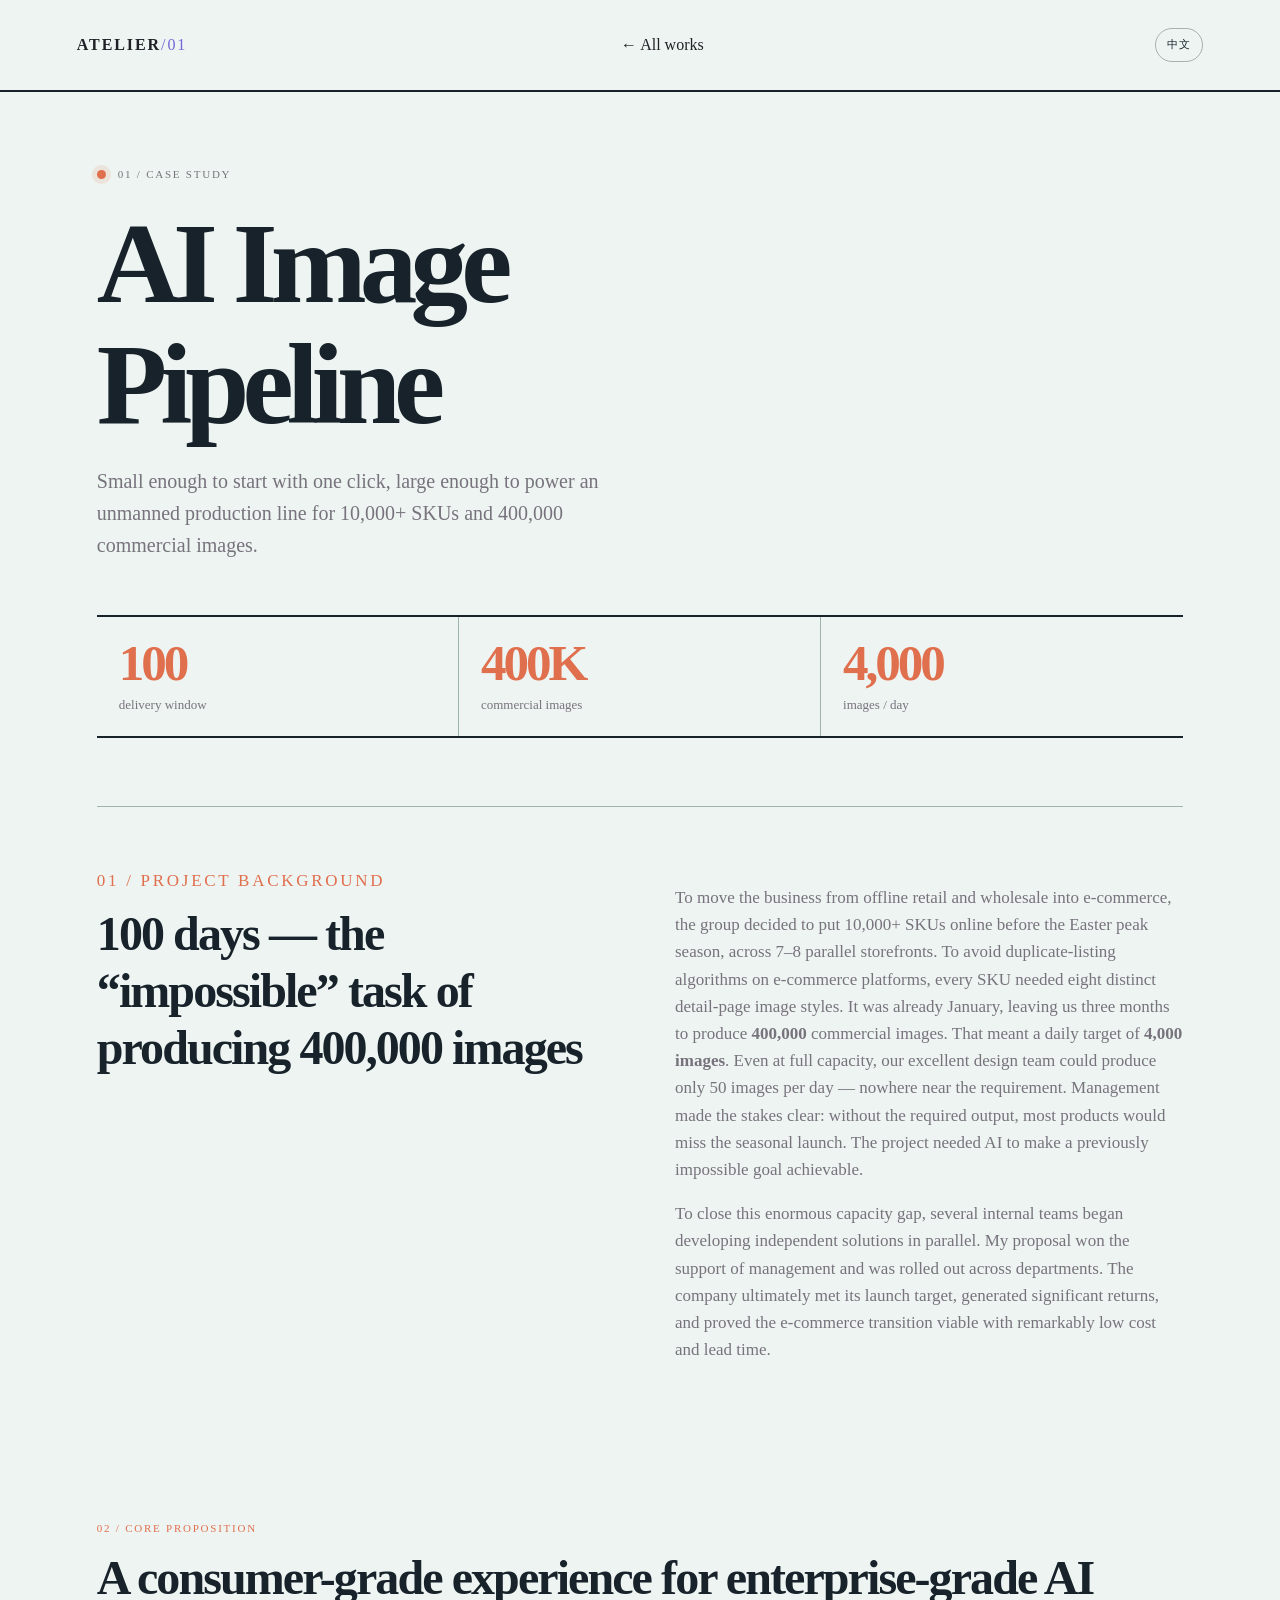
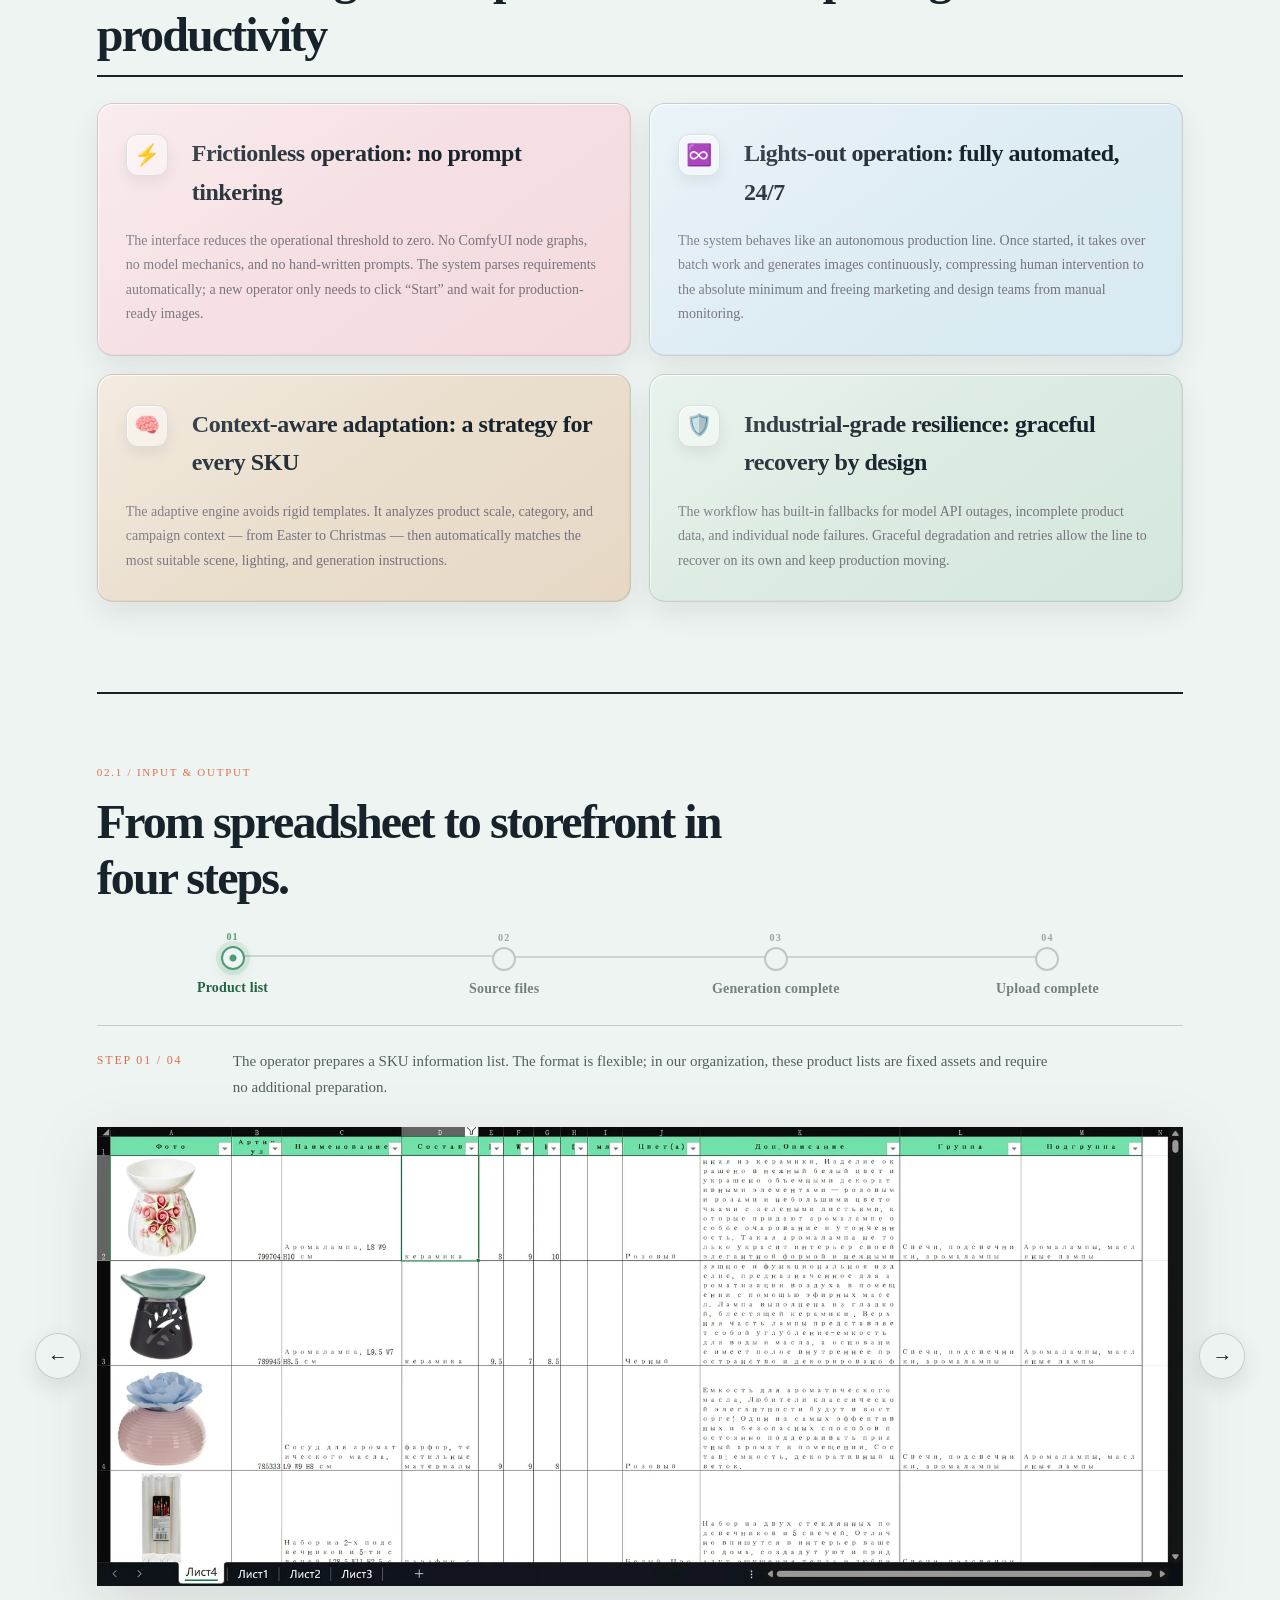
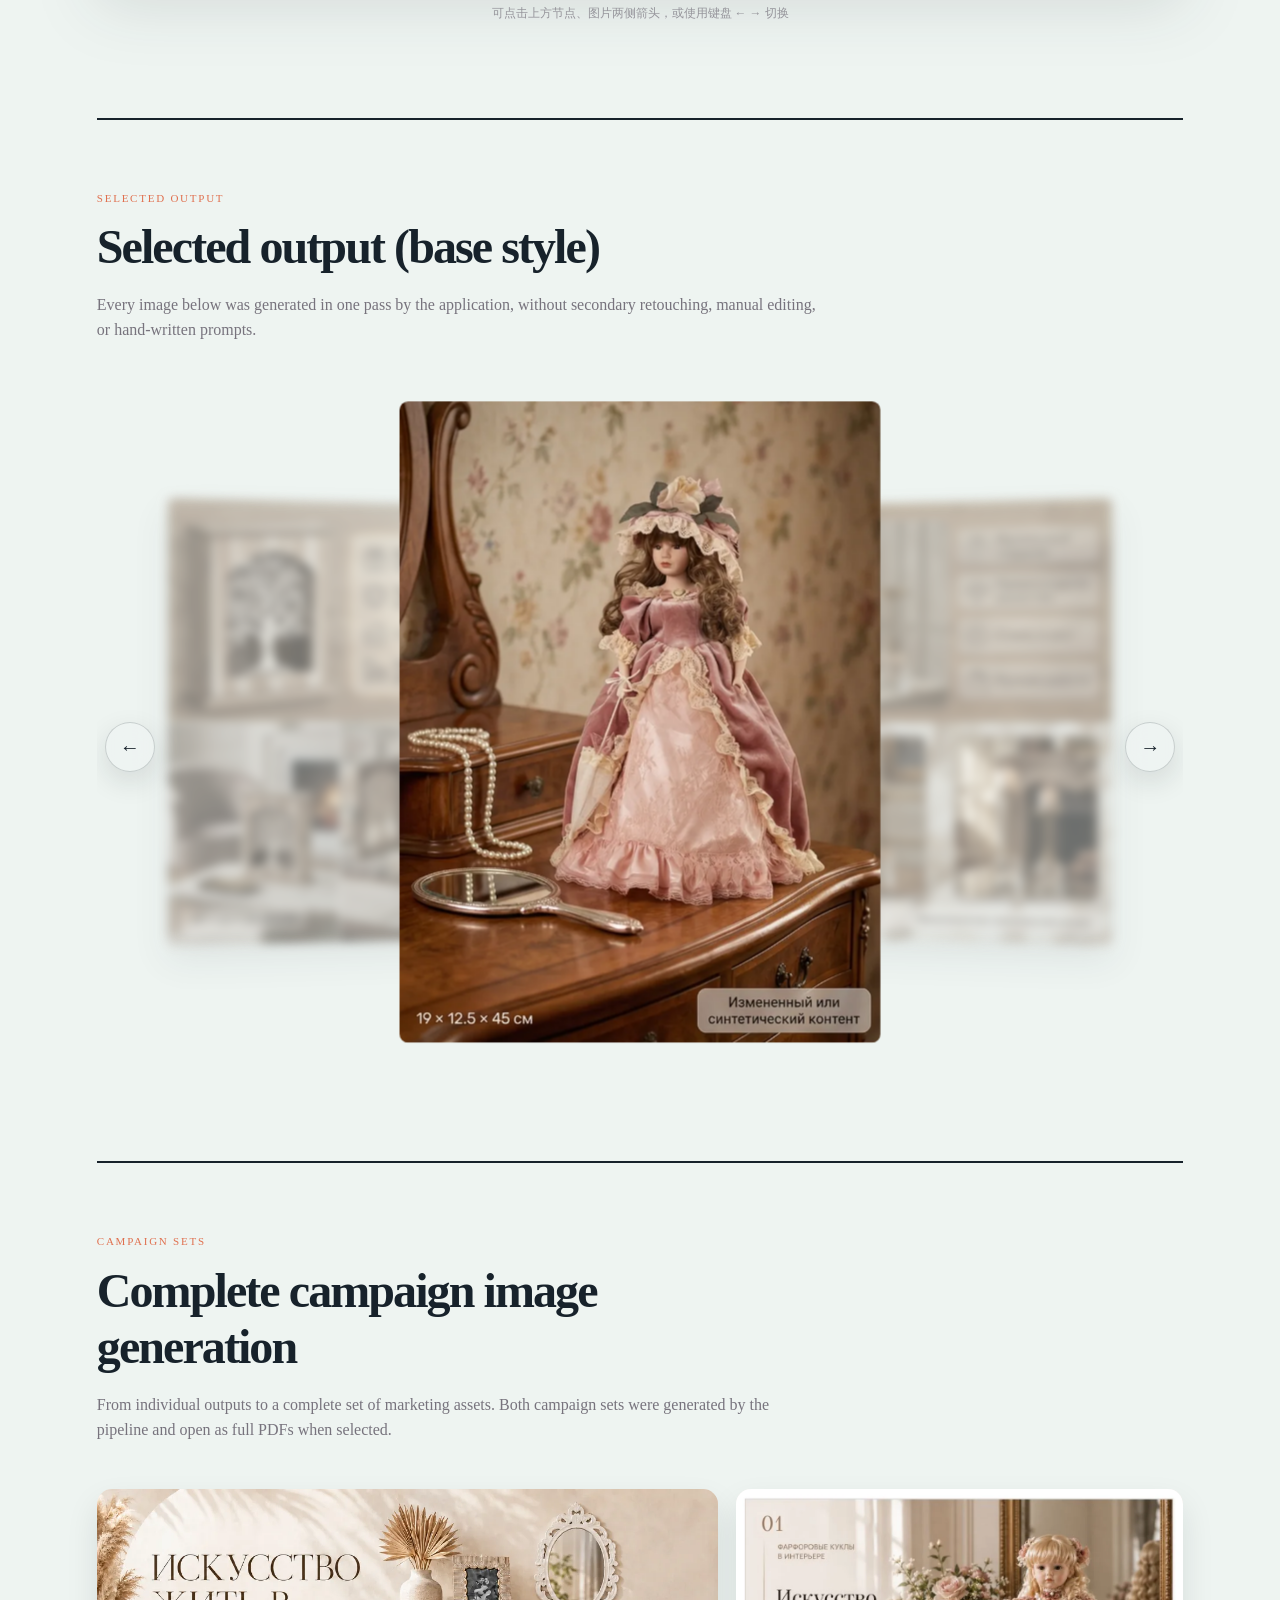
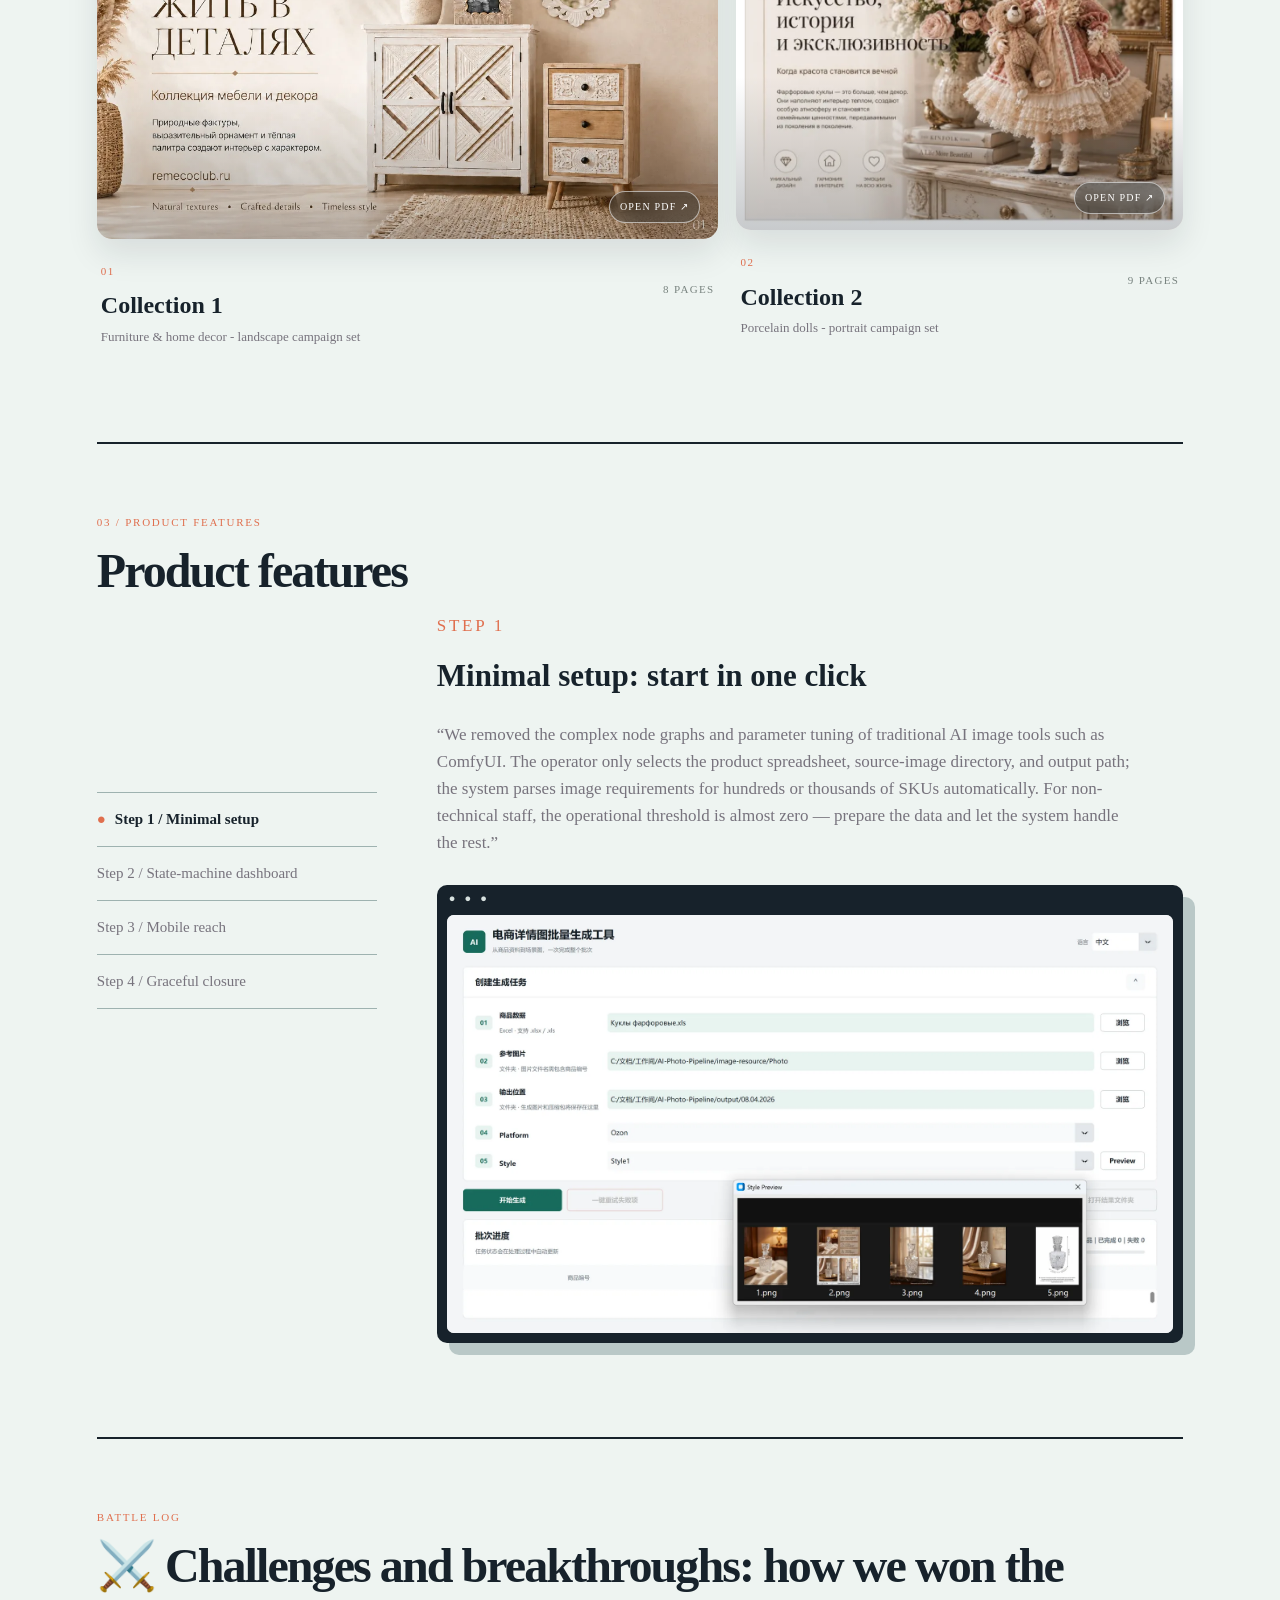
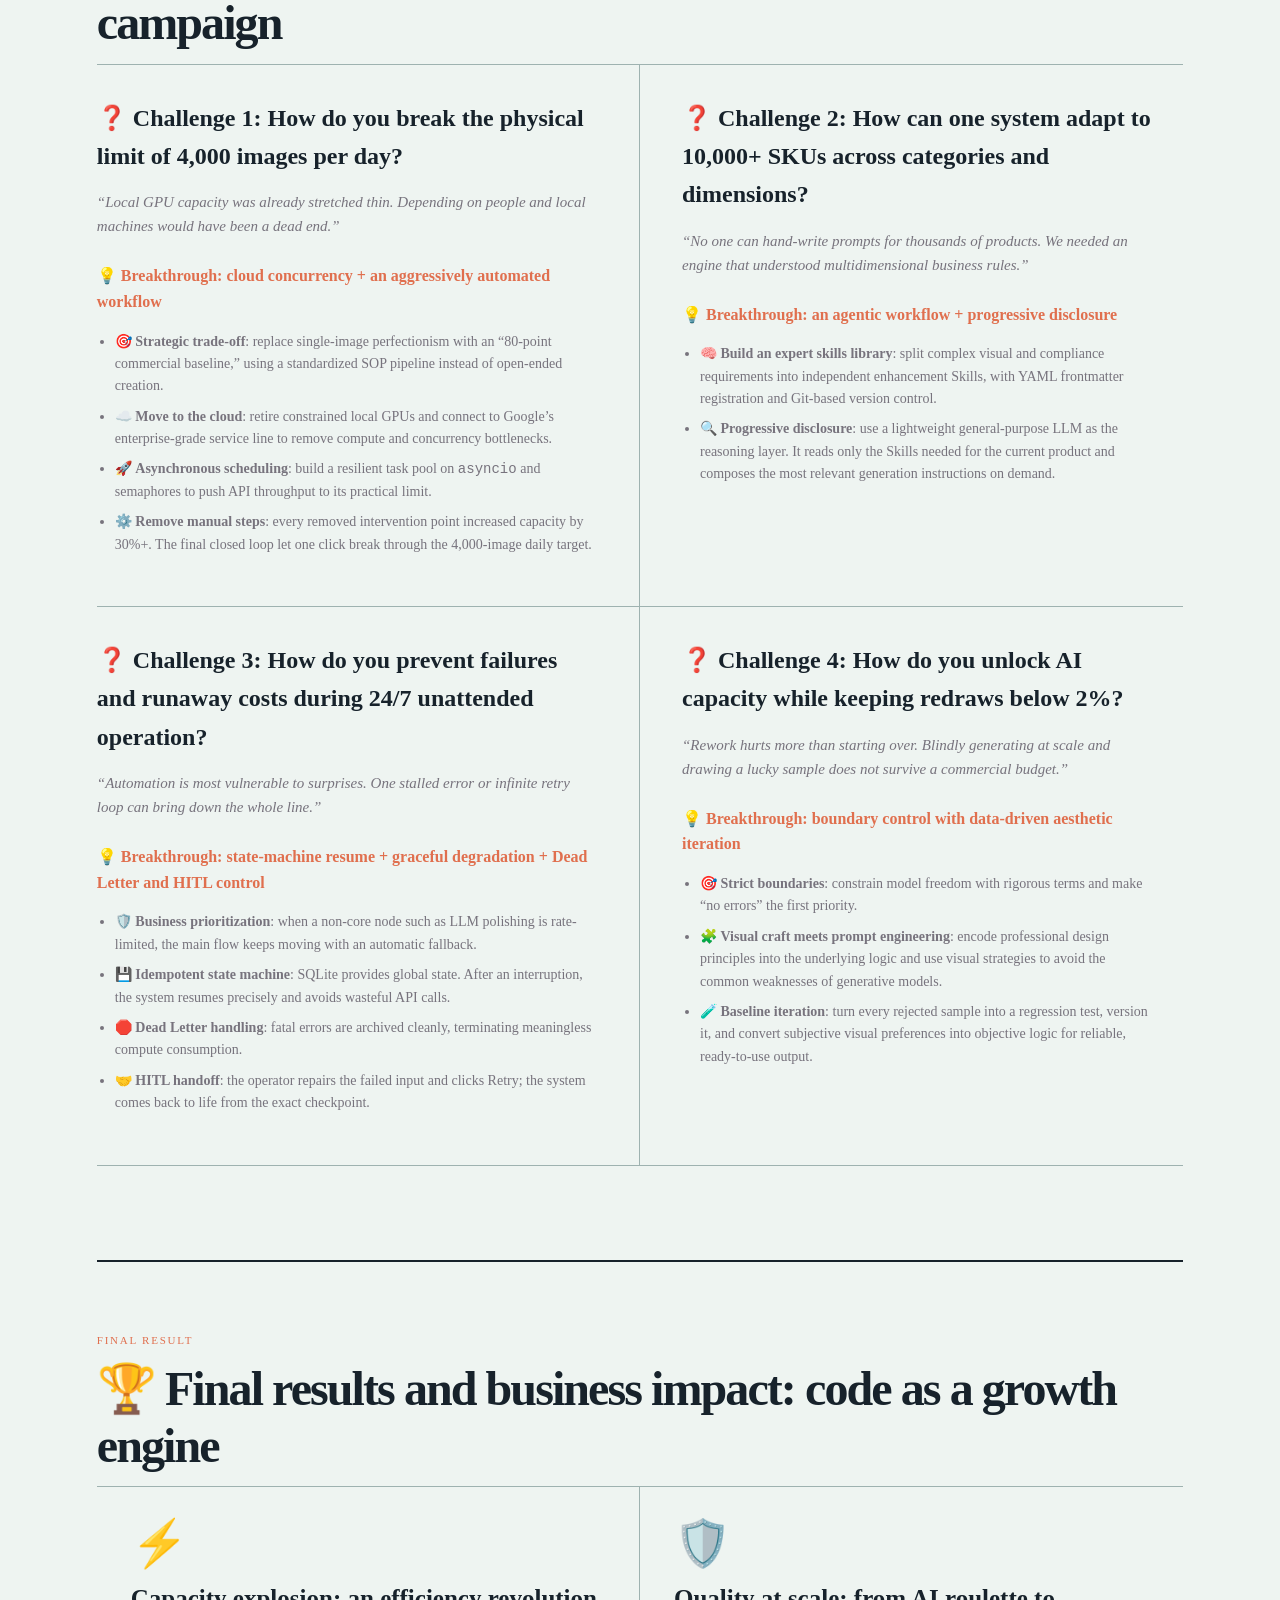
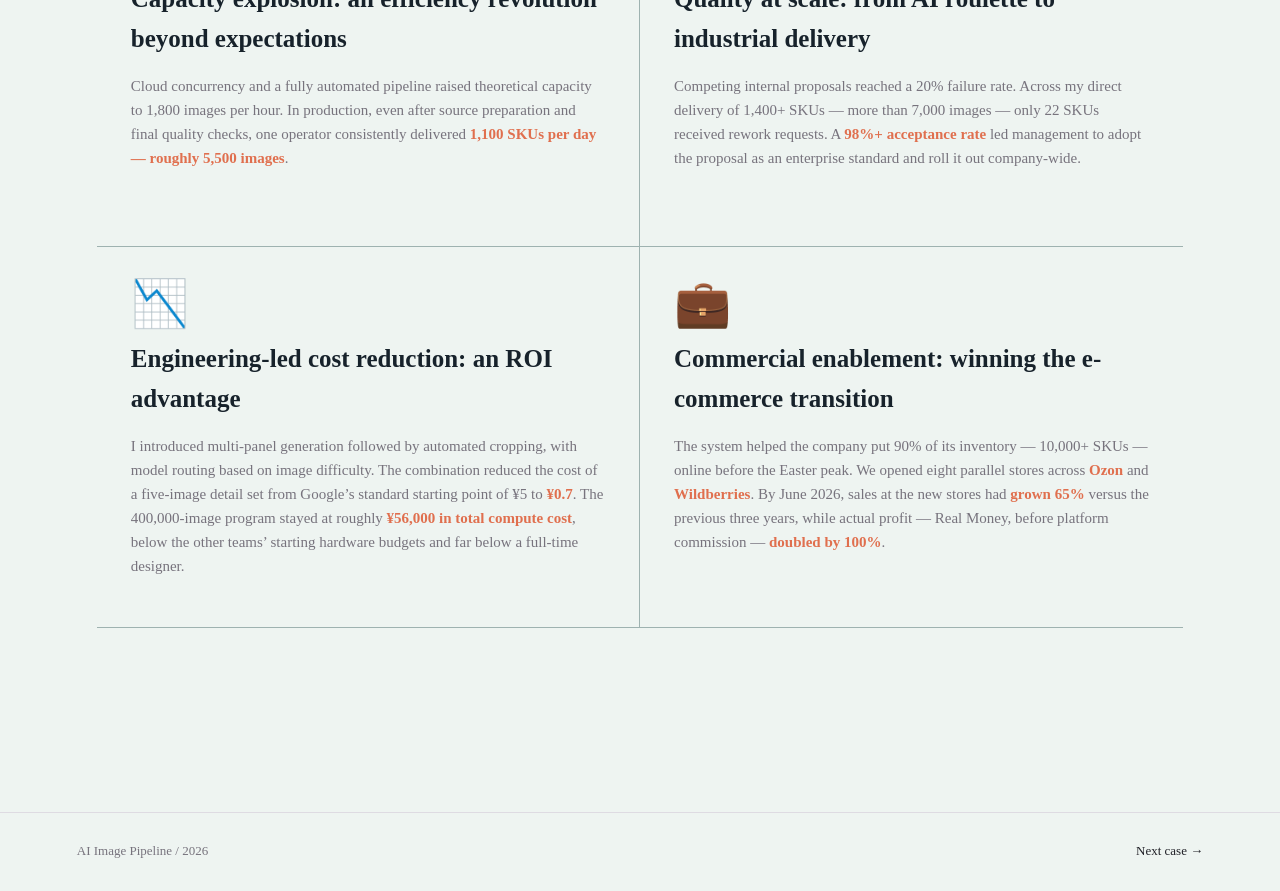
<file: docs/project-1.html>
<!doctype html>
<html lang="zh-CN"><head><meta charset="utf-8"><meta name="viewport" content="width=device-width, initial-scale=1"><title>AI Image Pipeline — Atelier</title><link rel="stylesheet" href="styles.css"><link rel="stylesheet" href="theme.css"><link rel="stylesheet" href="pipeline.css"><link rel="stylesheet" href="pipeline-overrides.css"><link rel="stylesheet" href="collection-section.css"><script defer src="collection-section.js"></script><link rel="stylesheet" href="language-switcher.css"><script defer src="language-switcher.js"></script></head>
<body><header class="topbar"><a class="brand" href="index.html">ATELIER<span>/01</span></a><a class="back" href="index.html">← All works</a></header>
<main class="detail pipeline-case">
<section class="detail-head"><div class="pipeline-kicker"><i></i><span class="index">01 / CASE STUDY</span></div><h1>AI Image<br>Pipeline</h1><p class="lede">小到只需点击开始，大到支撑 10,000+ SKU、40 万张商业级图片的无人生产线。</p></section>
<section class="project-stats"><div><strong>100</strong><span>天的交付窗口</span></div><div><strong>400K</strong><span>商业级图片目标</span></div><div><strong>4,000</strong><span>张 / 天产能指标</span></div></section>
<section class="background-copy"><div class="copy-grid"><div><p class="section-label">01 / Project background</p><h2>100 天——40 万张图的“不可能任务”</h2></div><div><p>为了实现企业从线下零售/批发市场到电商市场的战略转型，集团决定在复活节营销旺季前，将仓库中 10,000+ SKU 全面上线（7-8 家并行店铺）。为了应对电商平台的防重复铺货算法，每个 SKU 需要生成 8 种完全不同风格的详情页图。 当时已经是1月份，这意味着，我们需要在 3 个月内产出 <strong>40 万张</strong> 商业级图片。摊派到每天，产能指标高达 <strong>4000 张/天</strong>，而我们极其优秀的设计师团队即便满负荷运转，极限产能也仅为 50 张/天，还不及目标零头。企业主管表示，如果产能达不到预期，无法在节日前上线大部分产品，这个项目便毫无意义，希望运用AI的力量，实现这在过去无法实现的宏伟目标。</p><p>为填补巨大的产能缺口，公司内部并行启动了多组人马各自研发独立的方案。我的方案受主管青睐，在其推动下，我的方案被推广到各个部门大规模使用，最终企业顺利完成了上线铺货目标，收益惊人，以极低的成本和时间证明了转型电商战略的可行性。</p></div></div></section>
<section><p class="section-label">02 / Core proposition</p><h2>用消费级产品的极简体验，交付企业级的 AI 生产力</h2><div class="bento">
<article class="bento-card"><b>⚡</b><div><h3>极致“傻瓜式”体验：告别 Prompt 炼丹</h3><p>将操作门槛降至零。不需要懂 ComfyUI 的复杂连线，不需要理解底层大模型机制，甚至不需要业务员手写一句提示词（Prompt）。全自动化解析需求，小白员工只需“点击开始”，即可坐等高质量成图。</p></div></article>
<article class="bento-card"><b>♾️</b><div><h3>黑灯工厂式运转：7×24 小时全自动化</h3><p>系统被设计为高度自治的“无人流水线”。在启动后，自动接管批量任务，实现 7×24 小时不间断的无缝生图。将人为干预节点压缩到极致，彻底解放营销与设计团队的双手。</p></div></article>
<article class="bento-card"><b>🧠</b><div><h3>智能上下文自适应：千人千面的出图策略</h3><p>内置极强的自适应引擎，告别死板的固定模板。无论输入的产品体积大小、所属品类，还是当前的营销节点（如复活节、圣诞节），以及不论面向什么平台，什么风格，系统都能动态分析并自动匹配最契合的场景光影与生图提示词。</p></div></article>
<article class="bento-card"><b>🛡️</b><div><h3>工业级高容错机制：优雅应对一切突发异常</h3><p>在复杂的自动化链路中提供令人安心的兜底策略。无论是遭遇外部云端模型 API 宕机崩溃、输入的产品基础信息残缺，还是生成链路中的任何单一节点报错，系统都能通过“优雅降级”和重试机制自我恢复，确保流水线永不中断。</p></div></article>
</div></section>
<section class="flow-section"><div class="flow-top"><div><p class="section-label">02.1 / Input & output</p><h2>从表格到店铺，只有四步。</h2></div></div>
<div class="flow-panel" id="flow-panel" tabindex="0" aria-label="输入与输出步骤，可使用方向键切换"><div class="flow-steps"><button class="flow-step active" type="button" data-flow="0"><strong>01</strong><span>准备产品列表</span></button><button class="flow-step" type="button" data-flow="1"><strong>02</strong><span>准备源文件</span></button><button class="flow-step" type="button" data-flow="2"><strong>03</strong><span>生成完成</span></button><button class="flow-step" type="button" data-flow="3"><strong>04</strong><span>上传完成</span></button></div><div class="flow-copy"><span class="step-number" id="flow-number">STEP 01 / 04</span><p id="flow-description">业务员需要准备好SKU信息列表，对格式没有要求。在我们企业，这些产品列表是固定资产，无需再准备。</p></div><div class="flow-image"><button class="round-button flow-image-prev" id="flow-prev" type="button" aria-label="上一步">←</button><img decoding="async" id="flow-image" src="assets/app-webp/输入表格.webp" alt="准备产品列表"><button class="round-button flow-image-next" id="flow-next" type="button" aria-label="下一步">→</button></div></div><p class="flow-hint">可点击上方节点、图片两侧箭头，或使用键盘 ← → 切换</p></section>
<section class="gallery-stage"><div class="flow-top"><div><p class="section-label">Selected output</p><h2>部分成品展示（基础款式）</h2><p>一下所有成品均由该应用一次性出图，无需任何二次创作，人为编辑以及撰写任何提示词。</p></div></div><div class="showcase" id="showcase" tabindex="0" aria-label="成品图轮播，可使用方向键切换或滑动"><button class="round-button gallery-prev" type="button" aria-label="上一张">←</button><div class="gallery-track"><figure class="gallery-card is-prev"><img loading="lazy" decoding="async" id="gallery-prev-image" src="assets/gallery-webp/20.webp" alt="上一张成品图"></figure><figure class="gallery-card is-active"><img decoding="async" id="gallery-active-image" src="assets/gallery-webp/1.webp" alt="当前成品图展示 1"></figure><figure class="gallery-card is-next"><img loading="lazy" decoding="async" id="gallery-next-image" src="assets/gallery-webp/2.webp" alt="下一张成品图"></figure></div><button class="round-button gallery-next" type="button" aria-label="下一张">→</button></div></section>
<section class="features"><p class="section-label">03 / Product features</p><h2>项目功能展示</h2><div class="feature-layout"><nav class="feature-nav"><button class="feature-tab active" type="button" data-feature="0">Step 1 / 极简初始化</button><button class="feature-tab" type="button" data-feature="1">Step 2 / 状态机看板</button><button class="feature-tab" type="button" data-feature="2">Step 3 / 移动端触达</button><button class="feature-tab" type="button" data-feature="3">Step 4 / 优雅闭环</button></nav><article class="feature-content"><p class="section-label" id="feature-step">Step 1</p><h3 id="feature-title">极简初始化：告别繁琐，一键起航</h3><p id="feature-copy">“摒弃了传统 AI生图 工具（例如Comfy UI）复杂的节点连线与参数调试。业务员只需指定‘商品数据表 (Excel)’、‘源图目录’和‘输出路径’，以及选定面向的平台和预设的风格模板，系统便会自动解析成百上千个 SKU 的生图需求。对于非技术员工来说，操作门槛几乎为零——你只需准备好数据，剩下的交给系统。”</p><div class="device-frame browser" id="feature-frame"><img loading="lazy" decoding="async" id="feature-image" src="assets/app-webp/图一.webp" alt="极简初始化界面"></div></article></div></section>
<section class="challenges"><p class="section-label">Battle log</p><h2>⚔️ 挑战与破局：我们是如何赢下这场战役的？</h2><div class="challenge-list">
<article class="challenge"><h3>❓ 挑战一：单日 4000+ 张的极限产能，如何打破物理瓶颈？</h3><p class="quote">“本地 GPU 算力捉襟见肘，如果依赖人力和本地机器，这几乎是一个死局。”</p><p class="solution">💡 破局之道：云端高并发架构 ➕ 极致自动化工作流</p><ul><li>🎯 <strong>战略取舍</strong>：摒弃传统的“单图精修”思维，确立“保障 80 分商业基线”的战略，用标准化的 SOP 流水线取代发散性创作。</li><li>☁️ <strong>拥抱云端</strong>：果断弃用受限的本地 GPU，全面接入谷歌官方企业级专线，从根本上化解算力枯竭与并发延迟。</li><li>🚀 <strong>异步调度引擎</strong>：底层基于 <code>asyncio</code> + 信号量构建强健的并发任务池，彻底榨干 API 性能极限。</li><li>⚙️ <strong>极限“去人工化”</strong>：每剥离一个人工干预节点，产能即暴涨 30%+。最终系统实现全自动化闭环，业务员一键触发即可让单日产能轻松击穿 4000 张目标。</li></ul></article>
<article class="challenge"><h3>❓ 挑战二：10,000+ SKU 尺寸品类各异，如何让系统长出“自适应的大脑”？</h3><p class="quote">“不可能靠人手去给上万个商品写提示词，我们需要一套能理解多维商业规则的智能引擎。”</p><p class="solution">💡 破局之道：Agentic Workflow ➕ 渐进式披露（Progressive Disclosure）</p><ul><li>🧠 <strong>沉淀“专家技能库”</strong>：引入 Anthropic Skills 架构思想，将复杂的视觉与合规需求拆解并沉淀为独立的“增强技能（Skills）”。全面支持 YAML frontmatter 自动注册，并接入 Git 进行工程化版本控制。</li><li>🔍 <strong>渐进式披露机制</strong>：接入轻量级通用 LLM 作为大脑。系统不盲目加载全量数据，而是像“点菜”一样按需读取 Skills，动态拼装最契合当前商品的生图指令，赋予流水线极强的泛化能力。</li></ul></article>
<article class="challenge"><h3>❓ 挑战三：7×24 小时无人运转中，如何避免偶发异常导致系统崩溃或疯狂烧钱？</h3><p class="quote">“自动化最怕意外。一个报错卡死整条产线，或陷入无限重试死循环，都会导致满盘皆输。”</p><p class="solution">💡 破局之道：状态机断点续跑 ➕ 优雅降级 ➕ 极简“死信”与 HITL 机制</p><ul><li>🛡️ <strong>业务分级与优雅降级</strong>：当非核心节点（如 LLM 润色）触发限流时，绝不阻塞主流程，系统自动触发降级兜底方案，确保产线永不停顿。</li><li>💾 <strong>状态机护航绝对幂等</strong>：引入轻量级 SQLite 作为全局状态机。遭遇突发中断时，系统可精准实现“断点续跑”，将昂贵的 API 重复调用浪费降至零。</li><li>🛑 <strong>极简死信（Dead Letter）机制</strong>：拒绝过度设计，借鉴 MQ 思想在状态机中实现死信归档。精准拦截致命错误，终结无意义的算力消耗。</li><li>🤝 <strong>HITL（人类在环）接管</strong>：重塑人机协作模式。业务员化身“监督者”，待补齐死信数据并可一键重试，系统瞬间从断点处精准复活。</li></ul></article>
<article class="challenge"><h3>❓ 挑战四：如何在彻底释放 AI 产能的同时，将返工重绘率死死压制在 2% 以内？</h3><p class="quote">“返工比重做更痛苦。指望用‘海量生成、盲盒抽卡’来提高容错率，在商业预算面前根本行不通。”</p><p class="solution">💡 破局之道：“戴着镣铐跳舞”的边界控制 ➕ 数据驱动的美学迭代</p><ul><li>🎯 <strong>极致边界控制</strong>：放弃对 AI 发散性创意的幻想。用严苛的约束词封锁模型自由度，将“不出错”确立为压倒一切的第一优先级。</li><li>🧩 <strong>视觉美学与 Prompt 工程的曲线救国</strong>：死磕提示词工程，将专业的视觉设计法则深度融入底层逻辑。面对当生成式 AI 普遍存在的常识性硬伤，利用巧妙的视觉策略“扬长避短”。以设计思维从根本上规避生成风险，在确保极低容错率的同时，完美兼顾了商业级的美感与高质量交付。</li><li>🧪 <strong>测试基线（Baseline）敏捷迭代</strong>：将所有被退回的错误样本，全部转化为优化逻辑的回归测试基线，并入库进行版本控制。成功将团队的主观视觉偏好，沉淀为精准的客观代码，实现高质量的“出图即用”。</li></ul></article>
</div></section>
<section class="results"><p class="section-label">Final result</p><h2>🏆 最终成果与商业影响：用代码重塑企业增长引擎</h2><div class="trophy-grid">
<article class="trophy"><div class="trophy-icon">⚡</div><h3>产能爆炸：超越主管预期的效率革命</h3><p>得益于云端高并发与全自动流水线，系统理论产能达到惊人的数千张/小时。在实际投产中，即便算上人工准备源数据与最后质检的时间，<strong>单名业务员的日均产出依然稳定在 1100 个 SKU（约 5500 张图）</strong>以上。</p></article>
<article class="trophy"><div class="trophy-icon">🛡️</div><h3>极致品控：从“AI 抽卡”到“工业级交付”</h3><p>在项目竞演中，其他内部团队的方案废片率高达 20%。而凭借我对 Prompt 的严苛边界控制，在我个人直接交付的 1400+ 个 SKU（约 7000+ 张图）中，仅有 22 个 SKU 收到营销部门的返工请求。<strong>高达 98% 以上的合格率，直接促成了主管决定将我的方案作为企业级标准，推广至全员使用。</strong></p></article>
<article class="trophy"><div class="trophy-icon">📉</div><h3>极客式降本：ROI 视角的降维打击</h3><p>我引入了“多宫格生成后自动裁剪”的工程技巧，并根据图像难度动态路由不同规格的模型。这套组合拳将一套详情图生成成本压缩至常规商业方案的十几分之一 。整个 40 万张图的宏大项目，<strong>总算力成本仅控制在数万元人民币内</strong>——这甚至略低于其他方案组的启动资金（用于购置数张高级显卡以本地部署Qwen/Flux模型），也远低于聘请一位全职设计师的成本。</p></article>
<article class="trophy"><div class="trophy-icon">💼</div><h3>商业赋能：打赢电商转型攻坚战</h3><p>技术的最终目的是服务商业。我的系统成功保障了公司在复活节旺季前，将仓库中 90% 的产品（10,000+ SKU）全面铺向线上矩阵。在 <strong>Ozon</strong> 和 <strong>Wildberries</strong> 两大平台上，我们顺利增开了 8 家并行网店。截至 2026 年 6 月底，这些新店的营销量较过去三年<strong>激增 65%</strong>，<strong>实际利润（Real Money）更是近乎翻倍</strong>。</p></article>
</div></section></main><footer><span>AI Image Pipeline / 2026</span><a href="project-2.html">Next case →</a></footer>
<script>
const flows=[['准备产品列表','业务员需要准备好SKU信息列表，对格式没有要求。在我们企业，这些产品列表是固定资产，无需再准备。','输入表格.webp'],['准备源文件（白底图）','业务员需要将带有SKU编号的同名图片都打包到对应文件路径，同样对顺序和格式无要求，在我们企业这些也是固定资产无需再次消耗人力。','白底图展示.webp'],['生成完成','生成完成后，会根据SKU编号对成品图进行打包和排序，并存放至指定位置。业务员可以一键上传到Ozon等平台，不需要再改动。','文件打包.webp'],['上传完成','成品图已经被批量上传到Ozon等电商平台上，我们的业务员会对上线的产品图进行审核。','商店展示.webp']];let fi=0;function setFlow(n){fi=(n+4)%4;let x=flows[fi];document.querySelector('#flow-number').textContent=`STEP 0${fi+1} / 04`;document.querySelector('#flow-description').textContent=x[1];let im=document.querySelector('#flow-image');im.classList.add('is-changing');setTimeout(()=>{im.src='assets/app-webp/'+x[2];im.alt=x[0];im.classList.remove('is-changing')},120);document.querySelectorAll('.flow-step').forEach((b,i)=>{b.classList.toggle('active',i===fi);b.classList.toggle('complete',i<fi)})}document.querySelector('#flow-prev').onclick=()=>setFlow(fi-1);document.querySelector('#flow-next').onclick=()=>setFlow(fi+1);document.querySelectorAll('.flow-step').forEach(b=>b.onclick=()=>setFlow(+b.dataset.flow));document.querySelector('#flow-panel').onkeydown=e=>{if(e.key==='ArrowLeft'){e.preventDefault();setFlow(fi-1)}if(e.key==='ArrowRight'){e.preventDefault();setFlow(fi+1)}};
const pics=['1.webp','2.webp','3.webp','4.webp','6.webp','7.webp','8.webp','9.webp','10.webp','11.webp','12.webp','13.webp','14.webp','15.webp','16.webp','17.webp','18.webp','19.webp','20.webp'];let gi=0,timer,galleryBusy=false;const galleryPath='assets/gallery-webp/';const show=document.querySelector('#showcase');function renderGallery(){const prev=(gi-1+pics.length)%pics.length,next=(gi+1)%pics.length;document.querySelector('#gallery-prev-image').src=galleryPath+pics[prev];document.querySelector('#gallery-active-image').src=galleryPath+pics[gi];document.querySelector('#gallery-active-image').alt=`当前成品图展示 ${gi+1}`;document.querySelector('#gallery-next-image').src=galleryPath+pics[next]}function setGallery(n){if(galleryBusy)return;galleryBusy=true;const direction=((n-gi+pics.length)%pics.length===pics.length-1)?'prev':'next';show.classList.add(direction==='next'?'rotate-next':'rotate-prev');setTimeout(()=>{gi=(n+pics.length)%pics.length;show.classList.add('is-resetting');show.classList.remove('rotate-next','rotate-prev');renderGallery();requestAnimationFrame(()=>requestAnimationFrame(()=>{show.classList.remove('is-resetting');galleryBusy=false}))},560)}function resetTimer(){clearInterval(timer);timer=setInterval(()=>setGallery(gi+1),4600)}document.querySelector('.gallery-prev').onclick=()=>{setGallery(gi-1);resetTimer()};document.querySelector('.gallery-next').onclick=()=>{setGallery(gi+1);resetTimer()};let sx=0;show.onkeydown=e=>{if(e.key==='ArrowLeft'){e.preventDefault();setGallery(gi-1);resetTimer()}if(e.key==='ArrowRight'){e.preventDefault();setGallery(gi+1);resetTimer()}};show.addEventListener('touchstart',e=>sx=e.changedTouches[0].screenX,{passive:true});show.addEventListener('touchend',e=>{let d=e.changedTouches[0].screenX-sx;if(Math.abs(d)>40){setGallery(gi+(d<0?1:-1));resetTimer()}},{passive:true});renderGallery();resetTimer();
const features=[['Step 1','极简初始化：告别繁琐，一键起航','“摒弃了传统 AI生图 工具（例如Comfy UI）复杂的节点连线与参数调试。业务员只需指定‘商品数据表 (Excel)’、‘源图目录’和‘输出路径’，系统便会自动解析成百上千个 SKU 的生图需求。对于非技术员工来说，操作门槛几乎为零——你只需准备好数据，剩下的交给系统。”','图一.webp','极简初始化界面','browser'],['Step 2','状态机看板：运筹帷幄，全局掌控','“点击开始，应用即刻化身为全自动流水线。得益于底层的异步并发引擎与状态机机制，任务看板实时反馈每一个 SKU 的流转节点与成功率。无需人肉盯盘，每个并发任务的进度一目了然，将‘工业级量产’的稳健感具象化。”','图二.webp','任务进行中的看板','browser'],['Step 3','移动端触达：解放双手，只需验收','“真正的‘黑灯工厂’意味着彻底解放双眼。你可以去忙自己其他的工作，不需要一直盯着它，待任务跑完时，系统会通过专属 Telegram Bot 第一时间将完工报告推送到你的手机。”','图三.webp','Telegram Bot 手机通知','phone-frame'],['Step 4','优雅闭环：死信接管与断点续跑','“遇到源图缺失或尺寸报错？无需从头重跑大批次。系统生成的详细报告精准过滤出‘死信（Dead Letter）’任务。业务员只需在源头补齐数据，点击‘一键重试’，系统便会精确触发断点续跑机制。绝不浪费昂贵的付费 API，优雅实现 HITL的最后一块拼图。”','图四.webp','详细报告与一键重试按钮','browser']];function setFeature(n){let x=features[n];document.querySelector('#feature-step').textContent=x[0];document.querySelector('#feature-title').textContent=x[1];document.querySelector('#feature-copy').textContent=x[2];let im=document.querySelector('#feature-image');im.src='assets/app-webp/'+x[3];im.alt=x[4];document.querySelector('#feature-frame').className='device-frame '+x[5];document.querySelectorAll('.feature-tab').forEach((b,i)=>b.classList.toggle('active',i===n))}document.querySelectorAll('.feature-tab').forEach((b,i)=>b.onclick=()=>setFeature(i));
</script></body></html>
</file>
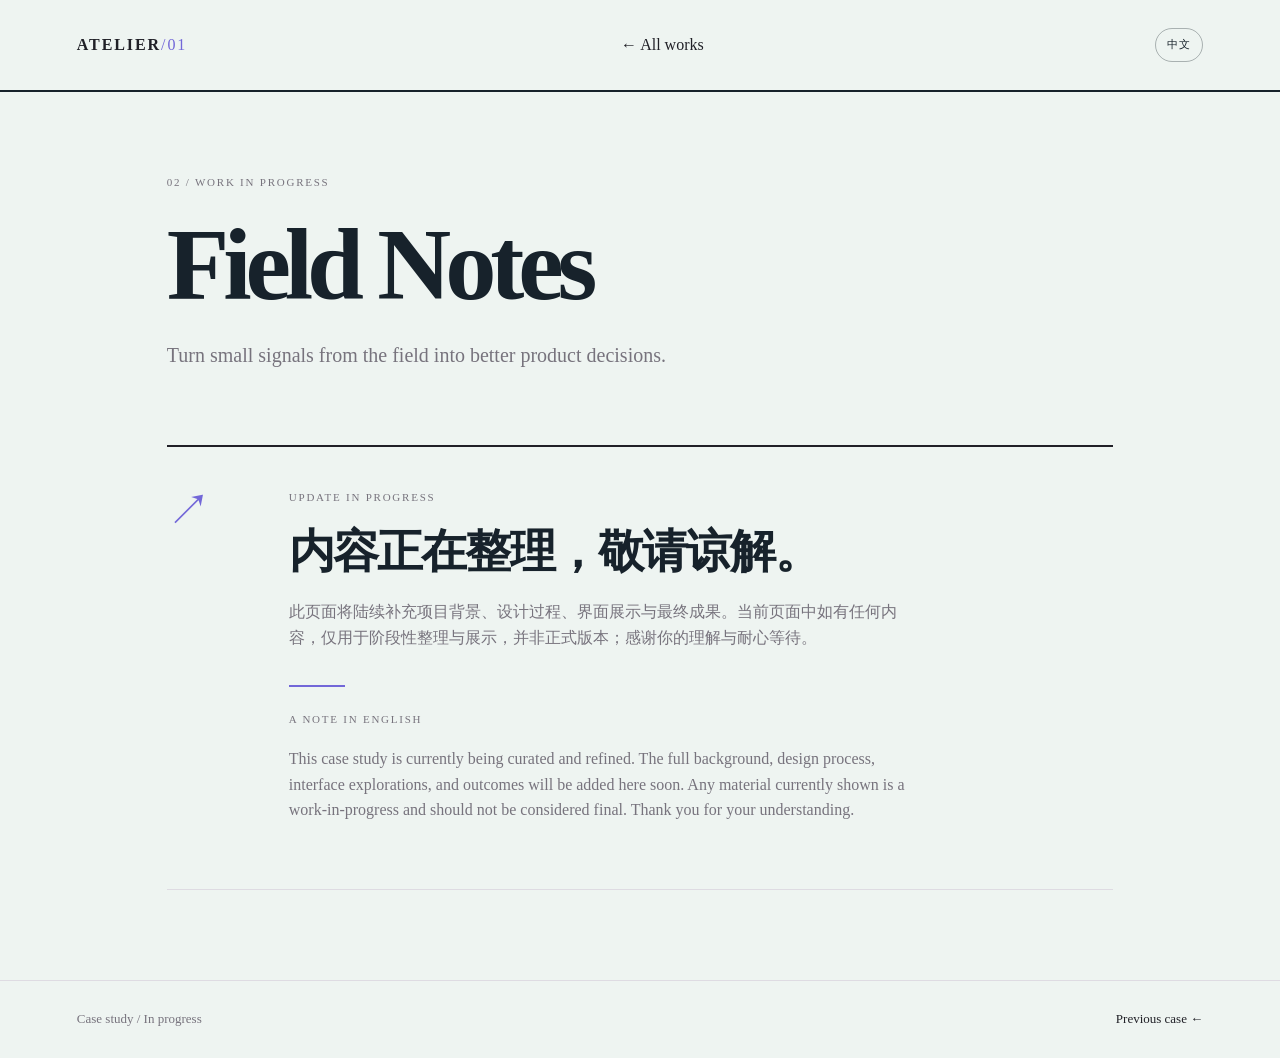
<file: docs/project-2.html>
<!doctype html>
<html lang="zh-CN">
<head>
  <meta charset="utf-8" />
  <meta name="viewport" content="width=device-width, initial-scale=1" />
  <title>Updating — Portfolio</title>
  <link rel="stylesheet" href="styles.css" />
  <link rel="stylesheet" href="theme.css" />
<link rel="stylesheet" href="language-switcher.css"><script defer src="language-switcher.js"></script></head>
<body>
  <header class="topbar">
    <a class="brand" href="index.html">ATELIER<span>/01</span></a>
    <a class="back" href="index.html">← All works</a>
  </header>
  <main class="detail updating-page">
    <section class="detail-head updating-head">
      <span class="index">02 / WORK IN PROGRESS</span>
      <h1>正在更新</h1>
      <p class="lede">该项目的资料仍在梳理与完善中。</p>
    </section>
    <section class="update-notice" aria-label="更新说明">
      <div class="notice-mark">↗</div>
      <div>
        <p class="eyebrow">Update in progress</p>
        <h2>内容正在整理，敬请谅解。</h2>
        <p>此页面将陆续补充项目背景、设计过程、界面展示与最终成果。当前页面中如有任何内容，仅用于阶段性整理与展示，并非正式版本；感谢你的理解与耐心等待。</p>
        <div class="notice-rule"></div>
        <p class="eyebrow">A note in English</p>
        <p>This case study is currently being curated and refined. The full background, design process, interface explorations, and outcomes will be added here soon. Any material currently shown is a work-in-progress and should not be considered final. Thank you for your understanding.</p>
      </div>
    </section>
  </main>
  <footer>
    <span>Case study / In progress</span>
    <a href="project-1.html">Previous case ←</a>
  </footer>
</body>
</html>
</file>
<file: casebook/styles.css>
:root{--ink:#202027;--muted:#77737d;--line:#dedbe2;--paper:#f8f7f4;--accent:#7267d8}*{box-sizing:border-box}body{margin:0;background:var(--paper);color:var(--ink);font-family:Arial,"PingFang SC",sans-serif;line-height:1.6}.topbar,footer{display:flex;justify-content:space-between;align-items:center;padding:28px 6vw;border-bottom:1px solid var(--line)}footer{border-top:1px solid var(--line);border-bottom:0;margin-top:90px;color:var(--muted);font-size:13px}.brand{font-weight:800;letter-spacing:.12em;color:var(--ink);text-decoration:none}.brand span{color:var(--accent);font-weight:400}.eyebrow,.index{font-size:11px;letter-spacing:.16em;text-transform:uppercase;color:var(--muted)}main{max-width:1100px;margin:auto;padding:0 6vw}.hero{padding:110px 0 85px;max-width:740px}.hero h1,.detail-head h1{font-size:clamp(48px,8vw,106px);line-height:1.05;letter-spacing:-.06em;margin:18px 0}.hero em{font-style:normal;color:var(--accent)}.intro,.lede{font-size:20px;color:var(--muted);max-width:560px}.project-list{border-top:1px solid var(--line)}.project-card{display:grid;grid-template-columns:70px 1fr 40px;gap:22px;padding:38px 0;border-bottom:1px solid var(--line);text-decoration:none;color:inherit;align-items:start;transition:.2s}.project-card:hover{padding-left:12px}.project-card h2{font-size:42px;line-height:1.1;margin:0 0 8px}.project-card p{margin:0;color:var(--muted);max-width:520px}.arrow{font-size:28px;color:var(--accent)}.back,footer a{color:var(--ink);text-decoration:none}.detail{padding-top:76px}.detail-head{max-width:800px}.visual{height:420px;margin:64px 0 100px;display:grid;place-items:center;background:#ece8f8;overflow:hidden}.visual-flow{background:linear-gradient(135deg,#d9d1f4,#f3d9cd)}.visual-notes{background:linear-gradient(135deg,#d5ebea,#f6e7c7)}.mock-window{width:58%;height:58%;background:#fff;border-radius:14px;padding:22px;box-shadow:0 20px 50px #4b3d5c2b}.mock-window>span{display:inline-block;width:8px;height:8px;border-radius:50%;background:#d8d3dc;margin-right:5px}.mock-lines{margin-top:25px;height:70%;background:repeating-linear-gradient(#f0eef4 0 2px,transparent 2px 28px)}.phone{width:190px;height:350px;border:10px solid #292834;border-radius:30px;background:#fff;padding:14px;box-shadow:0 25px 45px #37564b35}.phone-screen{display:flex;flex-direction:column;gap:13px;font-size:12px}.note-line{display:block;height:8px;background:#c7ddda;border-radius:10px}.note-line.short{width:62%}.photo-block{height:120px;border-radius:10px;background:linear-gradient(135deg,#f3bc83,#87b7ae)}.copy-grid{display:grid;grid-template-columns:1fr 1fr;gap:70px;padding:60px 0;border-top:1px solid var(--line)}h2{font-size:32px;line-height:1.2;margin:12px 0}h3{font-size:24px;margin:12px 0}p{color:var(--muted)}.split{display:grid;grid-template-columns:1fr 1fr;gap:70px;padding:60px 0;border-top:1px solid var(--line)}ul{padding-left:18px;color:var(--muted)}li{margin:8px 0}.metric{display:flex;align-items:baseline;gap:14px;border-top:1px solid var(--line);padding:16px 0}.metric strong{font-size:30px;color:var(--accent)}.metric span{color:var(--muted);font-size:13px}.gallery{padding:60px 0;border-top:1px solid var(--line)}.tiles{display:grid;grid-template-columns:repeat(3,1fr);gap:16px}.tile{height:180px;border-radius:10px;padding:20px;font-weight:700}.lavender{background:#ddd8f5}.peach{background:#f4d8c9}.mint{background:#d5e9df}.sky{background:#d5e9f1}.butter{background:#f4e6b8}.rose{background:#f1d5dc}.architecture{display:flex;gap:10px;align-items:center;margin:20px 0}.architecture span{padding:12px 16px;border:1px solid var(--line);border-radius:8px;background:#fff}.architecture i{color:var(--accent)}@media(max-width:700px){.copy-grid,.split{grid-template-columns:1fr;gap:20px}.tiles{grid-template-columns:1fr}.visual{height:300px}.project-card h2{font-size:32px}}
</file>
<file: casebook/theme.css>
﻿body{background:#eef4f1;color:#17222b;font-family:Georgia,"Songti SC",serif}.topbar{border-bottom:2px solid #17222b}.project-card{border-bottom:2px solid #b9c8c7}.hero em,.arrow,.metric strong{color:#e06f4e}.tile{border-radius:0;border:1px solid #9eb2b0}
</file>
<file: docs/styles.css>
:root{--ink:#202027;--muted:#77737d;--line:#dedbe2;--paper:#f8f7f4;--accent:#7267d8}*{box-sizing:border-box}body{margin:0;background:var(--paper);color:var(--ink);font-family:Arial,"PingFang SC",sans-serif;line-height:1.6}.topbar,footer{display:flex;justify-content:space-between;align-items:center;padding:28px 6vw;border-bottom:1px solid var(--line)}footer{border-top:1px solid var(--line);border-bottom:0;margin-top:90px;color:var(--muted);font-size:13px}.brand{font-weight:800;letter-spacing:.12em;color:var(--ink);text-decoration:none}.brand span{color:var(--accent);font-weight:400}.eyebrow,.index{font-size:11px;letter-spacing:.16em;text-transform:uppercase;color:var(--muted)}main{max-width:1100px;margin:auto;padding:0 6vw}.hero{padding:110px 0 85px;max-width:740px}.hero h1,.detail-head h1{font-size:clamp(48px,8vw,106px);line-height:1.05;letter-spacing:-.06em;margin:18px 0}.hero em{font-style:normal;color:var(--accent)}.intro,.lede{font-size:20px;color:var(--muted);max-width:560px}.project-list{border-top:1px solid var(--line)}.project-card{display:grid;grid-template-columns:70px 1fr 40px;gap:22px;padding:38px 0;border-bottom:1px solid var(--line);text-decoration:none;color:inherit;align-items:start;transition:.2s}.project-card:hover{padding-left:12px}.project-card h2{font-size:42px;line-height:1.1;margin:0 0 8px}.project-card p{margin:0;color:var(--muted);max-width:520px}.arrow{font-size:28px;color:var(--accent)}.back,footer a{color:var(--ink);text-decoration:none}.detail{padding-top:76px}.detail-head{max-width:800px}.visual{height:420px;margin:64px 0 100px;display:grid;place-items:center;background:#ece8f8;overflow:hidden}.visual-flow{background:linear-gradient(135deg,#d9d1f4,#f3d9cd)}.visual-notes{background:linear-gradient(135deg,#d5ebea,#f6e7c7)}.mock-window{width:58%;height:58%;background:#fff;border-radius:14px;padding:22px;box-shadow:0 20px 50px #4b3d5c2b}.mock-window>span{display:inline-block;width:8px;height:8px;border-radius:50%;background:#d8d3dc;margin-right:5px}.mock-lines{margin-top:25px;height:70%;background:repeating-linear-gradient(#f0eef4 0 2px,transparent 2px 28px)}.phone{width:190px;height:350px;border:10px solid #292834;border-radius:30px;background:#fff;padding:14px;box-shadow:0 25px 45px #37564b35}.phone-screen{display:flex;flex-direction:column;gap:13px;font-size:12px}.note-line{display:block;height:8px;background:#c7ddda;border-radius:10px}.note-line.short{width:62%}.photo-block{height:120px;border-radius:10px;background:linear-gradient(135deg,#f3bc83,#87b7ae)}.copy-grid{display:grid;grid-template-columns:1fr 1fr;gap:70px;padding:60px 0;border-top:1px solid var(--line)}h2{font-size:32px;line-height:1.2;margin:12px 0}h3{font-size:24px;margin:12px 0}p{color:var(--muted)}.split{display:grid;grid-template-columns:1fr 1fr;gap:70px;padding:60px 0;border-top:1px solid var(--line)}ul{padding-left:18px;color:var(--muted)}li{margin:8px 0}.metric{display:flex;align-items:baseline;gap:14px;border-top:1px solid var(--line);padding:16px 0}.metric strong{font-size:30px;color:var(--accent)}.metric span{color:var(--muted);font-size:13px}.gallery{padding:60px 0;border-top:1px solid var(--line)}.tiles{display:grid;grid-template-columns:repeat(3,1fr);gap:16px}.tile{height:180px;border-radius:10px;padding:20px;font-weight:700}.lavender{background:#ddd8f5}.peach{background:#f4d8c9}.mint{background:#d5e9df}.sky{background:#d5e9f1}.butter{background:#f4e6b8}.rose{background:#f1d5dc}.architecture{display:flex;gap:10px;align-items:center;margin:20px 0}.architecture span{padding:12px 16px;border:1px solid var(--line);border-radius:8px;background:#fff}.architecture i{color:var(--accent)}.updating-page{min-height:calc(100vh - 250px);display:flex;flex-direction:column;justify-content:center}.updating-head{margin-bottom:54px}.update-notice{display:grid;grid-template-columns:90px minmax(0,650px);gap:32px;padding:42px 0 48px;border-top:2px solid var(--ink);border-bottom:1px solid var(--line)}.notice-mark{font-size:44px;line-height:1;color:var(--accent)}.update-notice h2{font-size:clamp(30px,4vw,46px);letter-spacing:-.04em;margin:10px 0 20px}.update-notice p{max-width:620px;margin:0 0 18px}.notice-rule{width:56px;border-top:2px solid var(--accent);margin:34px 0 24px}@media(max-width:700px){.copy-grid,.split{grid-template-columns:1fr;gap:20px}.tiles{grid-template-columns:1fr}.visual{height:300px}.project-card h2{font-size:32px}.updating-page{min-height:calc(100vh - 190px)}.update-notice{grid-template-columns:1fr;gap:18px}.notice-mark{font-size:32px}}
</file>
<file: docs/theme.css>
﻿body{background:#eef4f1;color:#17222b;font-family:Georgia,"Songti SC",serif}.topbar{border-bottom:2px solid #17222b}.project-card{border-bottom:2px solid #b9c8c7}.hero em,.arrow,.metric strong{color:#e06f4e}.tile{border-radius:0;border:1px solid #9eb2b0}
</file>
<file: docs/language-switcher.css>
.lang-toggle{margin-left:18px;padding:7px 11px;border:1px solid rgba(23,34,43,.32);border-radius:999px;background:transparent;color:inherit;font:inherit;font-size:11px;letter-spacing:.08em;cursor:pointer;transition:background .2s ease,color .2s ease,border-color .2s ease}.lang-toggle:hover{background:#e06f4e;border-color:#e06f4e;color:#fff}.topbar{gap:16px}.topbar .lang-toggle{flex:none}.collection-section{border-top:2px solid #17222b;padding:70px 0 94px}.collection-section .flow-top{margin-bottom:30px}.collection-section .flow-top p:last-child{max-width:720px}.collection-grid{display:grid;grid-template-columns:minmax(0,1.28fr) minmax(0,.92fr);gap:18px;align-items:start}.collection-card{display:block;color:inherit;text-decoration:none}.collection-cover{position:relative;overflow:hidden;background:#e8e2d9;border-radius:15px;box-shadow:0 15px 32px rgba(23,34,43,.1),inset 1px 1px 0 rgba(255,255,255,.7)}.collection-wide .collection-cover{aspect-ratio:802.56/451.68}.collection-tall .collection-cover{aspect-ratio:768/586}.collection-cover:after{content:"";position:absolute;inset:0;background:linear-gradient(180deg,rgba(23,34,43,0) 55%,rgba(23,34,43,.34));opacity:.7;pointer-events:none;transition:opacity 220ms ease}.collection-cover img{width:100%;height:100%;display:block;object-fit:cover;transition:transform 400ms cubic-bezier(.22,.72,.22,1)}.collection-open{position:absolute;z-index:1;right:18px;bottom:16px;padding:7px 10px;border:1px solid rgba(255,255,255,.56);border-radius:999px;background:rgba(23,34,43,.32);color:#fff;font-size:10px;letter-spacing:.12em;text-transform:uppercase;backdrop-filter:blur(8px);-webkit-backdrop-filter:blur(8px)}.collection-info{display:flex;justify-content:space-between;gap:18px;align-items:start;padding:18px 4px 0}.collection-number{color:#e06f4e;font-size:11px;letter-spacing:.14em}.collection-info h3{margin:4px 0 2px;font-size:24px}.collection-info p{margin:0;font-size:13px}.collection-pages{padding-top:24px;color:#78837f;font-size:11px;letter-spacing:.12em;text-transform:uppercase;white-space:nowrap}@media(hover:hover){.collection-card:hover .collection-cover img{transform:scale(1.025)}.collection-card:hover .collection-cover:after{opacity:.95}}@media(max-width:700px){.collection-grid{grid-template-columns:1fr;gap:32px}}@media(max-width:600px){.lang-toggle{margin-left:10px;padding:6px 9px}}
</file>
<file: casebook/pipeline.css>
.pipeline-case{max-width:1240px;padding-top:74px}.pipeline-case .detail-head{max-width:930px}.pipeline-case .detail-head h1{font-size:clamp(54px,9vw,130px);max-width:1000px}.pipeline-kicker{display:flex;gap:12px;align-items:center;margin-bottom:20px}.pipeline-kicker i{width:9px;height:9px;background:#e06f4e;border-radius:50%;box-shadow:0 0 0 5px #e06f4e22}.section-label{font-size:11px;letter-spacing:.16em;text-transform:uppercase;color:#e06f4e;margin:0 0 12px}.pipeline-case h2{font-size:clamp(30px,4vw,48px);line-height:1.18;letter-spacing:-.04em}.project-stats{display:grid;grid-template-columns:repeat(3,1fr);border-top:2px solid #17222b;border-bottom:2px solid #17222b;margin:54px 0 68px}.project-stats div{padding:20px 22px;border-right:1px solid #9eb2b0}.project-stats div:last-child{border:0}.project-stats strong{display:block;font-size:clamp(30px,4vw,54px);line-height:1;color:#e06f4e;letter-spacing:-.06em}.project-stats span{display:block;color:#77737d;font-size:13px;margin-top:7px}.pipeline-hero-media{display:grid;grid-template-columns:1.1fr .9fr;gap:12px;height:520px;margin-bottom:100px;overflow:hidden}.pipeline-hero-media img{width:100%;height:100%;object-fit:cover;display:block;border:1px solid #9eb2b0}.pipeline-hero-stack{display:grid;grid-template-rows:1fr 1fr;gap:12px;min-height:0}.background-copy{padding-bottom:80px}.background-copy p{font-size:17px}.pipeline-case .copy-grid{border-color:#9eb2b0}.bento{display:grid;grid-template-columns:repeat(2,1fr);gap:12px;padding:26px 0 90px;border-top:2px solid #17222b}.bento-card{min-height:240px;padding:26px;border:1px solid #9eb2b0;background:#f6faf7;display:flex;flex-direction:column;justify-content:space-between}.bento-card:nth-child(2){background:#e4edeb}.bento-card:nth-child(3){background:#f4e7d0}.bento-card:nth-child(4){background:#e9e3f3}.bento-card b{font-size:36px;line-height:1}.bento-card h3{margin:20px 0 10px}.bento-card p{font-size:14px;margin:0}.flow-section,.gallery-stage,.features,.challenges,.results{border-top:2px solid #17222b;padding:70px 0 94px}.flow-top{display:flex;justify-content:space-between;gap:28px;align-items:end;margin-bottom:28px}.flow-top h2{max-width:680px;margin:0}.flow-controls{display:flex;gap:8px;flex:none}.round-button{appearance:none;width:42px;height:42px;border:1px solid #17222b;border-radius:50%;background:transparent;color:#17222b;font-size:20px;cursor:pointer;transition:.2s}.round-button:hover{background:#e06f4e;color:white;border-color:#e06f4e}.flow-panel{display:grid;grid-template-columns:88px .8fr 1.3fr;background:#f8f7f4;border:1px solid #17222b;min-height:470px}.flow-steps{display:flex;flex-direction:column;justify-content:space-evenly;align-items:center;border-right:1px solid #9eb2b0;padding:20px 0}.flow-step{width:34px;height:34px;border:1px solid #9eb2b0;background:#f8f7f4;border-radius:50%;font:600 12px Georgia,serif;cursor:pointer}.flow-step.active{background:#e06f4e;color:#fff;border-color:#e06f4e;box-shadow:0 0 0 5px #e06f4e20}.flow-copy{padding:48px 38px;display:flex;flex-direction:column;justify-content:center}.step-number{font-size:12px;letter-spacing:.15em;color:#e06f4e}.flow-copy h3{font-size:32px;margin:15px 0}.flow-copy p{font-size:16px}.flow-image{margin:24px;border:1px solid #9eb2b0;background:#e6edeb;overflow:hidden}.flow-image img{width:100%;height:100%;object-fit:cover;display:block}.flow-hint{font-size:12px;color:#77737d;margin:16px 0 0}.showcase{position:relative;min-height:630px;background:#dfe9e7;border:1px solid #17222b;display:grid;place-items:center;overflow:hidden}.showcase img{width:100%;height:630px;object-fit:contain;display:block;padding:25px;transition:opacity .22s}.showcase .round-button{position:absolute;top:50%;z-index:2;background:#f8f7f4}.gallery-prev{left:22px}.gallery-next{right:22px}.gallery-counter{position:absolute;right:24px;bottom:18px;font-size:12px;letter-spacing:.14em;background:#f8f7f4;padding:5px 8px;border:1px solid #17222b}.feature-layout{display:grid;grid-template-columns:280px 1fr;gap:60px}.feature-nav{position:sticky;top:28px;height:max-content;border-top:1px solid #9eb2b0}.feature-tab{width:100%;text-align:left;padding:18px 0;border:0;border-bottom:1px solid #9eb2b0;background:transparent;font-family:inherit;font-size:15px;color:#77737d;cursor:pointer}.feature-tab.active{color:#17222b;font-weight:bold}.feature-tab.active:before{content:'●';color:#e06f4e;margin-right:9px}.feature-content h3{font-size:31px;margin:0 0 20px}.feature-content p{font-size:17px;max-width:700px}.device-frame{margin-top:28px;background:#17222b;padding:11px 11px 26px;border-radius:13px;box-shadow:12px 12px 0 #b9c8c7}.device-frame.browser{border-radius:10px;padding:30px 10px 10px;position:relative}.device-frame.browser:before{content:'●  ●  ●';position:absolute;top:7px;left:12px;color:#d7e1df;font:11px Arial;letter-spacing:3px}.device-frame img{width:100%;display:block;background:#fff;max-height:550px;object-fit:contain}.device-frame.phone-frame{max-width:295px;margin-left:auto;margin-right:auto;border-radius:34px;padding:13px}.challenge-list,.trophy-grid{display:grid;grid-template-columns:repeat(2,1fr);border-top:1px solid #9eb2b0}.challenge{padding:34px 30px 42px 0;border-bottom:1px solid #9eb2b0}.challenge:nth-child(odd){padding-right:42px;border-right:1px solid #9eb2b0}.challenge:nth-child(even){padding-left:42px}.challenge h3{margin:0 0 12px}.quote{font-style:italic;color:#77737d;font-size:15px}.solution{font-weight:bold;color:#e06f4e;margin-top:25px}.challenge ul{font-size:14px;margin:14px 0 0}.trophy{min-height:360px;padding:34px;border-right:1px solid #9eb2b0;border-bottom:1px solid #9eb2b0}.trophy:nth-child(even){border-right:0}.trophy-icon{font-size:46px;line-height:1}.trophy h3{font-size:25px}.trophy p{font-size:15px}.trophy strong{color:#e06f4e}@media(max-width:800px){.pipeline-hero-media{height:380px}.flow-panel{grid-template-columns:58px 1fr}.flow-image{grid-column:2;margin:0 20px 20px;min-height:260px}.flow-copy{padding:38px 26px}.feature-layout{grid-template-columns:1fr;gap:30px}.feature-nav{display:flex;position:static;overflow:auto;border-bottom:1px solid #9eb2b0}.feature-tab{white-space:nowrap;border-top:1px solid #9eb2b0;border-bottom:0;padding:14px 18px}.challenge-list,.trophy-grid{grid-template-columns:1fr}.challenge:nth-child(n){padding:28px 0;border-right:0}.trophy:nth-child(n){border-right:0}.showcase,.showcase img{min-height:420px;height:420px}}@media(max-width:560px){.project-stats{grid-template-columns:1fr}.project-stats div{border-right:0;border-bottom:1px solid #9eb2b0}.pipeline-hero-media{height:300px}.pipeline-hero-stack{display:none}.bento{grid-template-columns:1fr}.flow-top{display:block}.flow-controls{margin-top:20px}.flow-panel{grid-template-columns:1fr;display:block}.flow-steps{height:62px;flex-direction:row;border-right:0;border-bottom:1px solid #9eb2b0}.flow-copy{padding:30px 22px}.flow-copy h3{font-size:27px}.flow-image{margin:0 18px 18px;height:260px}.showcase,.showcase img{min-height:330px;height:330px}.gallery-prev{left:10px}.gallery-next{right:10px}}
</file>
<file: casebook/pipeline-overrides.css>
/* Align the feature navigation with the content column on larger screens. */
@media (min-width: 801px) {
  .feature-nav { margin-top: 180px; }
}

/* Core proposition: soft color-coded, subtly embossed cards. */
.bento {
  gap: 18px;
}

.bento-card {
  position: relative;
  display: grid;
  grid-template-columns: 46px minmax(0, 1fr);
  align-items: start;
  column-gap: 20px;
  row-gap: 18px;
  overflow: hidden;
  min-height: 0;
  padding: 30px 28px 28px;
  border: 1px solid rgba(23, 34, 43, 0.14);
  border-radius: 16px;
  box-shadow:
    0 12px 28px rgba(39, 54, 60, 0.09),
    inset 1px 1px 0 rgba(255, 255, 255, 0.82),
    inset -1px -1px 0 rgba(61, 76, 82, 0.05);
  transition: transform 180ms ease, box-shadow 180ms ease;
}

.bento-card::after {
  content: "";
  position: absolute;
  inset: 0;
  pointer-events: none;
  background: linear-gradient(145deg, rgba(255, 255, 255, 0.26), transparent 46%);
}

.bento-card:nth-child(1) {
  background: linear-gradient(145deg, #f8e5e8, #f3dadd);
}

.bento-card:nth-child(2) {
  background: linear-gradient(145deg, #e4f0f6, #d8e9f1);
}

.bento-card:nth-child(3) {
  background: linear-gradient(145deg, #eee4d5, #e6d8c5);
}

.bento-card:nth-child(4) {
  background: linear-gradient(145deg, #e2efe7, #d5e7dc);
}

.bento-card b,
.bento-card div {
  position: relative;
  z-index: 1;
}

.bento-card b {
  position: relative;
  top: auto;
  right: auto;
  width: 42px;
  height: 42px;
  display: grid;
  place-items: center;
  border: 1px solid rgba(23, 34, 43, 0.1);
  border-radius: 12px;
  background: rgba(255, 255, 255, 0.42);
  box-shadow:
    0 6px 14px rgba(39, 54, 60, 0.08),
    inset 1px 1px 0 rgba(255, 255, 255, 0.78);
  font-size: 21px;
}

.bento-card h3 {
  grid-column: 2;
  align-self: center;
  max-width: none;
  margin: 0;
  letter-spacing: -0.02em;
}

.bento-card div {
  display: contents;
}

.bento-card p {
  grid-column: 1 / -1;
  max-width: none;
  margin: 0;
  line-height: 1.75;
}

@media (hover: hover) {
  .bento-card:hover {
    transform: translateY(-4px);
    box-shadow:
      0 18px 38px rgba(39, 54, 60, 0.13),
      inset 1px 1px 0 rgba(255, 255, 255, 0.88),
      inset -1px -1px 0 rgba(61, 76, 82, 0.05);
  }
}

/* Input & output: horizontal progress, full-image presentation. */
.flow-panel {
  display: flex;
  flex-direction: column;
  min-height: 0;
  padding: 34px;
  background: rgba(248, 247, 244, 0.72);
}

.flow-steps {
  display: grid;
  grid-template-columns: repeat(4, 1fr);
  width: 100%;
  padding: 0 0 34px;
  border: 0;
}

.flow-step {
  position: relative;
  z-index: 1;
  width: auto;
  height: auto;
  display: flex;
  flex-direction: column;
  align-items: center;
  gap: 9px;
  border: 0;
  border-radius: 0;
  background: transparent;
  color: #7d8986;
  font-family: inherit;
}

.flow-step::before {
  content: "";
  position: relative;
  z-index: 2;
  width: 16px;
  height: 16px;
  border: 3px solid #b9c8c3;
  border-radius: 50%;
  background: #f8f7f4;
  transition: background 180ms ease, border-color 180ms ease, box-shadow 180ms ease;
}

.flow-step:not(:last-child)::after {
  content: "";
  position: absolute;
  z-index: 0;
  top: 8px;
  left: calc(50% + 8px);
  width: calc(100% - 16px);
  height: 3px;
  background: #cbd5d2;
  transition: background 180ms ease;
}

.flow-step strong {
  font-size: 12px;
  letter-spacing: .12em;
}

.flow-step span {
  font-size: 13px;
  white-space: nowrap;
}

.flow-step.complete::before,
.flow-step.active::before {
  border-color: #4f9b72;
  background: #4f9b72;
}

.flow-step.complete::after {
  background: #4f9b72;
}

.flow-step.active {
  color: #236441;
  border-color: transparent;
  background: transparent;
  box-shadow: none;
}

.flow-step.active::before {
  box-shadow: 0 0 0 6px rgba(79, 155, 114, .16);
}

.flow-copy {
  display: grid;
  grid-template-columns: minmax(180px, .55fr) minmax(0, 1.45fr);
  align-items: start;
  gap: 32px;
  padding: 28px 4px 26px;
  border-top: 1px solid #b9c8c3;
}

.flow-copy .step-number {
  grid-column: 1;
}

.flow-copy h3 {
  grid-column: 1;
  margin: 8px 0 0;
  font-size: 28px;
}

.flow-copy p {
  grid-column: 2;
  grid-row: 1 / span 2;
  margin: 0;
  line-height: 1.75;
}

.flow-image {
  position: relative;
  width: 100%;
  height: clamp(430px, 57vw, 720px);
  margin: 0;
  padding: 28px 70px;
  display: grid;
  place-items: center;
  border: 1px solid #9eb2b0;
  background: #e8efed;
  overflow: hidden;
}

.flow-image img {
  width: 100%;
  height: 100%;
  object-fit: contain;
  object-position: center;
}

.flow-image .round-button {
  position: absolute;
  z-index: 3;
  top: 50%;
  transform: translateY(-50%);
  background: rgba(248, 247, 244, .94);
  box-shadow: 0 7px 18px rgba(23, 34, 43, .12);
}

.flow-image-prev { left: 18px; }
.flow-image-next { right: 18px; }

@media (max-width: 800px) {
  .flow-panel { padding: 24px 18px; }
  .flow-steps { display: grid; height: auto; padding-bottom: 26px; border: 0; }
  .flow-step span { font-size: 11px; }
  .flow-copy { grid-template-columns: 1fr; gap: 10px; padding: 24px 2px; }
  .flow-copy .step-number,
  .flow-copy h3,
  .flow-copy p { grid-column: 1; grid-row: auto; }
  .flow-image { grid-column: auto; height: 420px; margin: 0; padding: 20px 54px; }
}

@media (max-width: 560px) {
  .flow-panel { display: flex; }
  .flow-steps { display: grid; height: auto; flex-direction: unset; }
  .flow-step span { white-space: normal; line-height: 1.25; }
  .flow-image { height: 320px; margin: 0; padding: 16px 46px; }
  .flow-image-prev { left: 8px; }
  .flow-image-next { right: 8px; }
}

/* Selected output: layered carousel stage. */
.gallery-stage .flow-top {
  margin-bottom: 18px;
}

.gallery-stage .flow-top p:last-child {
  max-width: 720px;
}

.showcase {
  position: relative;
  width: 100%;
  min-height: 690px;
  display: grid;
  place-items: center;
  border: 0;
  background: transparent;
  overflow: hidden;
  isolation: isolate;
}

.gallery-track {
  position: relative;
  width: 100%;
  height: 650px;
  perspective: 1400px;
}

.gallery-card {
  position: absolute;
  top: 50%;
  left: 50%;
  width: clamp(300px, 37vw, 450px);
  aspect-ratio: 3 / 4;
  margin: 0;
  overflow: hidden;
  border-radius: 8px;
  background: transparent;
  transform-origin: center center;
  transition:
    transform 560ms cubic-bezier(.22, .72, .22, 1),
    filter 560ms ease,
    opacity 420ms ease,
    box-shadow 560ms ease;
  will-change: transform, filter, opacity;
}

.gallery-card img {
  width: 100%;
  height: 100%;
  display: block;
  object-fit: cover;
  padding: 0;
}

.showcase.is-resetting .gallery-card {
  transition: none !important;
}

.gallery-card.is-active {
  z-index: 4;
  opacity: 1;
  filter: blur(0) saturate(1);
  transform: translate(-50%, -50%) translateZ(90px) scale(1);
  box-shadow: none;
}

.gallery-card.is-prev,
.gallery-card.is-next {
  z-index: 2;
  opacity: .56;
  filter: blur(7px) saturate(.72);
  box-shadow: 0 20px 42px rgba(23, 34, 43, .13);
}

.gallery-card.is-prev {
  transform: translate(-50%, -50%) translateX(-72%) translateZ(-110px) rotateY(9deg) scale(.79);
}

.gallery-card.is-next {
  transform: translate(-50%, -50%) translateX(72%) translateZ(-110px) rotateY(-9deg) scale(.79);
}

.showcase.rotate-next .gallery-card.is-active {
  z-index: 3;
  opacity: .56;
  filter: blur(7px) saturate(.72);
  transform: translate(-50%, -50%) translateX(-72%) translateZ(-110px) rotateY(9deg) scale(.79);
  box-shadow: 0 20px 42px rgba(23, 34, 43, .13);
}

.showcase.rotate-next .gallery-card.is-next {
  z-index: 5;
  opacity: 1;
  filter: blur(0) saturate(1);
  transform: translate(-50%, -50%) translateZ(90px) scale(1);
  box-shadow: none;
}

.showcase.rotate-next .gallery-card.is-prev {
  opacity: 0;
  transform: translate(-50%, -50%) translateX(-118%) translateZ(-180px) rotateY(13deg) scale(.68);
}

.showcase.rotate-prev .gallery-card.is-active {
  z-index: 3;
  opacity: .56;
  filter: blur(7px) saturate(.72);
  transform: translate(-50%, -50%) translateX(72%) translateZ(-110px) rotateY(-9deg) scale(.79);
  box-shadow: 0 20px 42px rgba(23, 34, 43, .13);
}

.showcase.rotate-prev .gallery-card.is-prev {
  z-index: 5;
  opacity: 1;
  filter: blur(0) saturate(1);
  transform: translate(-50%, -50%) translateZ(90px) scale(1);
  box-shadow: none;
}

.showcase.rotate-prev .gallery-card.is-next {
  opacity: 0;
  transform: translate(-50%, -50%) translateX(118%) translateZ(-180px) rotateY(-13deg) scale(.68);
}

.showcase .round-button {
  position: absolute;
  z-index: 8;
  top: 50%;
  width: 50px;
  height: 50px;
  border-color: rgba(23, 34, 43, .18);
  background: rgba(238, 244, 242, .76);
  box-shadow: 0 10px 28px rgba(23, 34, 43, .12);
  backdrop-filter: blur(10px);
  -webkit-backdrop-filter: blur(10px);
}

.showcase .gallery-prev { left: 8px; }
.showcase .gallery-next { right: 8px; }

@media (max-width: 800px) {
  .showcase { min-height: 570px; }
  .gallery-track { height: 540px; }
  .gallery-card { width: clamp(250px, 52vw, 360px); }
  .gallery-card.is-prev { transform: translate(-50%, -50%) translateX(-60%) translateZ(-100px) rotateY(8deg) scale(.75); }
  .gallery-card.is-next { transform: translate(-50%, -50%) translateX(60%) translateZ(-100px) rotateY(-8deg) scale(.75); }
}

@media (max-width: 560px) {
  .showcase { min-height: 480px; overflow: hidden; }
  .gallery-track { height: 455px; }
  .gallery-card { width: min(68vw, 300px); border-radius: 5px; }
  .gallery-card.is-prev { transform: translate(-50%, -50%) translateX(-47%) translateZ(-90px) scale(.7); }
  .gallery-card.is-next { transform: translate(-50%, -50%) translateX(47%) translateZ(-90px) scale(.7); }
  .showcase .round-button { width: 40px; height: 40px; }
  .showcase .gallery-prev { left: 2px; }
  .showcase .gallery-next { right: 2px; }
}

@media (prefers-reduced-motion: reduce) {
  .gallery-card { transition-duration: 1ms; }
}

/* Refined product demo: frameless, adaptive and compact. */
.flow-panel {
  padding: 12px 0 0;
  border: 0;
  background: transparent;
}

.flow-steps {
  position: relative;
  padding: 0 0 28px;
}

.flow-step {
  padding: 0 10px;
  gap: 10px;
  color: #74817d;
  transition: color 180ms ease, transform 180ms ease;
}

.flow-step::before {
  width: 13px;
  height: 13px;
  border-width: 2px;
}

.flow-step:not(:last-child)::after {
  top: 6px;
  left: calc(50% + 6px);
  width: calc(100% - 12px);
  height: 2px;
}

.flow-step strong {
  position: absolute;
  top: -4px;
  transform: translateY(-100%);
  color: #9aa4a1;
  font-size: 10px;
}

.flow-step span {
  color: inherit;
  font-size: 14px;
  font-weight: 600;
  letter-spacing: .01em;
}

.flow-step.active {
  transform: translateY(-1px);
  color: #236441;
}

.flow-step.active span {
  font-weight: 700;
}

.flow-copy {
  display: grid;
  grid-template-columns: 110px minmax(0, 1fr);
  gap: 26px;
  padding: 22px 0 26px;
  border-top: 1px solid rgba(158, 178, 176, .55);
}

.flow-copy .step-number {
  grid-column: 1;
  grid-row: 1;
  padding-top: 3px;
  color: #4f9b72;
}

.flow-copy p {
  grid-column: 2;
  grid-row: 1;
  max-width: 820px;
  color: #52605d;
  font-size: 15px;
}

.flow-image {
  width: 100%;
  height: auto;
  min-height: 0;
  margin: 0;
  padding: 0;
  border: 0;
  background: transparent;
  overflow: visible;
}

.flow-image img {
  width: auto;
  max-width: 100%;
  height: auto;
  max-height: 720px;
  object-fit: contain;
  filter: drop-shadow(0 18px 32px rgba(23, 34, 43, .12));
  transition: opacity 180ms ease, transform 240ms ease;
}

.flow-image img.is-changing {
  opacity: 0;
  transform: translateY(5px) scale(.995);
}

.flow-image .round-button {
  width: 46px;
  height: 46px;
  border: 1px solid rgba(23, 34, 43, .18);
  color: #17222b;
  background: rgba(238, 244, 242, .86);
  box-shadow: 0 8px 22px rgba(23, 34, 43, .1);
}

.flow-image .round-button:hover {
  color: #fff;
  border-color: rgba(79, 155, 114, .75);
  background: rgba(79, 155, 114, .82);
}

.flow-image-prev { left: -62px; }
.flow-image-next { right: -62px; }

.flow-hint {
  margin-top: 18px;
  text-align: center;
  opacity: .72;
}

@media (max-width: 800px) {
  .flow-panel { padding: 12px 0 0; }
  .flow-copy { grid-template-columns: 90px 1fr; gap: 16px; padding: 20px 0 24px; }
  .flow-copy .step-number { grid-column: 1; grid-row: 1; }
  .flow-copy p { grid-column: 2; grid-row: 1; }
  .flow-image { height: auto; padding: 0; }
  .flow-image-prev { left: -12px; }
  .flow-image-next { right: -12px; }
}

@media (max-width: 560px) {
  .flow-steps { padding-bottom: 24px; }
  .flow-step { padding: 0 4px; }
  .flow-step span { font-size: 11px; }
  .flow-copy { grid-template-columns: 1fr; gap: 8px; }
  .flow-copy .step-number,
  .flow-copy p { grid-column: 1; grid-row: auto; }
  .flow-image { height: auto; padding: 0; }
  .flow-image .round-button { width: 40px; height: 40px; }
  .flow-image-prev { left: 6px; }
  .flow-image-next { right: 6px; }
}

/* Polished orange progress states. */
.flow-copy .step-number {
  color: #e06f4e;
}

.flow-step::before {
  width: 20px;
  height: 20px;
  border: 2px solid #bdc9c5;
  background: #eef4f1;
  box-shadow: inset 0 0 0 3px #eef4f1;
}

.flow-step:not(:last-child)::after {
  top: 9px;
  left: calc(50% + 10px);
  width: calc(100% - 20px);
  height: 2px;
  border-radius: 99px;
  background: #cbd5d2;
}

.flow-step.complete::before {
  content: "✓";
  display: grid;
  place-items: center;
  border-color: #4f9b72;
  background: #4f9b72;
  box-shadow: 0 4px 12px rgba(79, 155, 114, .22);
  color: #fff;
  font: 700 12px/1 Arial, sans-serif;
}

.flow-step.complete::after {
  background: linear-gradient(90deg, #4f9b72, #79b490);
  box-shadow: 0 1px 5px rgba(79, 155, 114, .16);
}

.flow-step.active {
  color: #236441;
}

.flow-step.active::before {
  border-color: #4f9b72;
  background: radial-gradient(circle, #4f9b72 0 3px, #eef4f1 4px);
  box-shadow:
    0 0 0 5px rgba(79, 155, 114, .13),
    0 5px 14px rgba(79, 155, 114, .18);
}

.flow-step.complete strong,
.flow-step.active strong {
  color: #4f9b72;
}

/* Product feature refinements. */
#feature-step {
  margin-left: 0;
  padding-left: 0;
}

.device-frame img {
  border-radius: 7px;
}

.device-frame.phone-frame img {
  border-radius: 22px;
}
</file>
<file: docs/pipeline.css>
.pipeline-case{max-width:1240px;padding-top:74px}.pipeline-case .detail-head{max-width:930px}.pipeline-case .detail-head h1{font-size:clamp(54px,9vw,130px);max-width:1000px}.pipeline-kicker{display:flex;gap:12px;align-items:center;margin-bottom:20px}.pipeline-kicker i{width:9px;height:9px;background:#e06f4e;border-radius:50%;box-shadow:0 0 0 5px #e06f4e22}.section-label{font-size:11px;letter-spacing:.16em;text-transform:uppercase;color:#e06f4e;margin:0 0 12px}.pipeline-case h2{font-size:clamp(30px,4vw,48px);line-height:1.18;letter-spacing:-.04em}.project-stats{display:grid;grid-template-columns:repeat(3,1fr);border-top:2px solid #17222b;border-bottom:2px solid #17222b;margin:54px 0 68px}.project-stats div{padding:20px 22px;border-right:1px solid #9eb2b0}.project-stats div:last-child{border:0}.project-stats strong{display:block;font-size:clamp(30px,4vw,54px);line-height:1;color:#e06f4e;letter-spacing:-.06em}.project-stats span{display:block;color:#77737d;font-size:13px;margin-top:7px}.pipeline-hero-media{display:grid;grid-template-columns:1.1fr .9fr;gap:12px;height:520px;margin-bottom:100px;overflow:hidden}.pipeline-hero-media img{width:100%;height:100%;object-fit:cover;display:block;border:1px solid #9eb2b0}.pipeline-hero-stack{display:grid;grid-template-rows:1fr 1fr;gap:12px;min-height:0}.background-copy{padding-bottom:80px}.background-copy p{font-size:17px}.pipeline-case .copy-grid{border-color:#9eb2b0}.bento{display:grid;grid-template-columns:repeat(2,1fr);gap:12px;padding:26px 0 90px;border-top:2px solid #17222b}.bento-card{min-height:240px;padding:26px;border:1px solid #9eb2b0;background:#f6faf7;display:flex;flex-direction:column;justify-content:space-between}.bento-card:nth-child(2){background:#e4edeb}.bento-card:nth-child(3){background:#f4e7d0}.bento-card:nth-child(4){background:#e9e3f3}.bento-card b{font-size:36px;line-height:1}.bento-card h3{margin:20px 0 10px}.bento-card p{font-size:14px;margin:0}.flow-section,.gallery-stage,.features,.challenges,.results{border-top:2px solid #17222b;padding:70px 0 94px}.flow-top{display:flex;justify-content:space-between;gap:28px;align-items:end;margin-bottom:28px}.flow-top h2{max-width:680px;margin:0}.flow-controls{display:flex;gap:8px;flex:none}.round-button{appearance:none;width:42px;height:42px;border:1px solid #17222b;border-radius:50%;background:transparent;color:#17222b;font-size:20px;cursor:pointer;transition:.2s}.round-button:hover{background:#e06f4e;color:white;border-color:#e06f4e}.flow-panel{display:grid;grid-template-columns:88px .8fr 1.3fr;background:#f8f7f4;border:1px solid #17222b;min-height:470px}.flow-steps{display:flex;flex-direction:column;justify-content:space-evenly;align-items:center;border-right:1px solid #9eb2b0;padding:20px 0}.flow-step{width:34px;height:34px;border:1px solid #9eb2b0;background:#f8f7f4;border-radius:50%;font:600 12px Georgia,serif;cursor:pointer}.flow-step.active{background:#e06f4e;color:#fff;border-color:#e06f4e;box-shadow:0 0 0 5px #e06f4e20}.flow-copy{padding:48px 38px;display:flex;flex-direction:column;justify-content:center}.step-number{font-size:12px;letter-spacing:.15em;color:#e06f4e}.flow-copy h3{font-size:32px;margin:15px 0}.flow-copy p{font-size:16px}.flow-image{margin:24px;border:1px solid #9eb2b0;background:#e6edeb;overflow:hidden}.flow-image img{width:100%;height:100%;object-fit:cover;display:block}.flow-hint{font-size:12px;color:#77737d;margin:16px 0 0}.showcase{position:relative;min-height:630px;background:#dfe9e7;border:1px solid #17222b;display:grid;place-items:center;overflow:hidden}.showcase img{width:100%;height:630px;object-fit:contain;display:block;padding:25px;transition:opacity .22s}.showcase .round-button{position:absolute;top:50%;z-index:2;background:#f8f7f4}.gallery-prev{left:22px}.gallery-next{right:22px}.gallery-counter{position:absolute;right:24px;bottom:18px;font-size:12px;letter-spacing:.14em;background:#f8f7f4;padding:5px 8px;border:1px solid #17222b}.feature-layout{display:grid;grid-template-columns:280px 1fr;gap:60px}.feature-nav{position:sticky;top:28px;height:max-content;border-top:1px solid #9eb2b0}.feature-tab{width:100%;text-align:left;padding:18px 0;border:0;border-bottom:1px solid #9eb2b0;background:transparent;font-family:inherit;font-size:15px;color:#77737d;cursor:pointer}.feature-tab.active{color:#17222b;font-weight:bold}.feature-tab.active:before{content:'●';color:#e06f4e;margin-right:9px}.feature-content h3{font-size:31px;margin:0 0 20px}.feature-content p{font-size:17px;max-width:700px}.device-frame{margin-top:28px;background:#17222b;padding:11px 11px 26px;border-radius:13px;box-shadow:12px 12px 0 #b9c8c7}.device-frame.browser{border-radius:10px;padding:30px 10px 10px;position:relative}.device-frame.browser:before{content:'●  ●  ●';position:absolute;top:7px;left:12px;color:#d7e1df;font:11px Arial;letter-spacing:3px}.device-frame img{width:100%;display:block;background:#fff;max-height:550px;object-fit:contain}.device-frame.phone-frame{max-width:295px;margin-left:auto;margin-right:auto;border-radius:34px;padding:13px}.challenge-list,.trophy-grid{display:grid;grid-template-columns:repeat(2,1fr);border-top:1px solid #9eb2b0}.challenge{padding:34px 30px 42px 0;border-bottom:1px solid #9eb2b0}.challenge:nth-child(odd){padding-right:42px;border-right:1px solid #9eb2b0}.challenge:nth-child(even){padding-left:42px}.challenge h3{margin:0 0 12px}.quote{font-style:italic;color:#77737d;font-size:15px}.solution{font-weight:bold;color:#e06f4e;margin-top:25px}.challenge ul{font-size:14px;margin:14px 0 0}.trophy{min-height:360px;padding:34px;border-right:1px solid #9eb2b0;border-bottom:1px solid #9eb2b0}.trophy:nth-child(even){border-right:0}.trophy-icon{font-size:46px;line-height:1}.trophy h3{font-size:25px}.trophy p{font-size:15px}.trophy strong{color:#e06f4e}@media(max-width:800px){.pipeline-hero-media{height:380px}.flow-panel{grid-template-columns:58px 1fr}.flow-image{grid-column:2;margin:0 20px 20px;min-height:260px}.flow-copy{padding:38px 26px}.feature-layout{grid-template-columns:1fr;gap:30px}.feature-nav{display:flex;position:static;overflow:auto;border-bottom:1px solid #9eb2b0}.feature-tab{white-space:nowrap;border-top:1px solid #9eb2b0;border-bottom:0;padding:14px 18px}.challenge-list,.trophy-grid{grid-template-columns:1fr}.challenge:nth-child(n){padding:28px 0;border-right:0}.trophy:nth-child(n){border-right:0}.showcase,.showcase img{min-height:420px;height:420px}}@media(max-width:560px){.project-stats{grid-template-columns:1fr}.project-stats div{border-right:0;border-bottom:1px solid #9eb2b0}.pipeline-hero-media{height:300px}.pipeline-hero-stack{display:none}.bento{grid-template-columns:1fr}.flow-top{display:block}.flow-controls{margin-top:20px}.flow-panel{grid-template-columns:1fr;display:block}.flow-steps{height:62px;flex-direction:row;border-right:0;border-bottom:1px solid #9eb2b0}.flow-copy{padding:30px 22px}.flow-copy h3{font-size:27px}.flow-image{margin:0 18px 18px;height:260px}.showcase,.showcase img{min-height:330px;height:330px}.gallery-prev{left:10px}.gallery-next{right:10px}}
</file>
<file: docs/pipeline-overrides.css>
/* Align the feature navigation with the content column on larger screens. */
@media (min-width: 801px) {
  .feature-nav { margin-top: 180px; }
}

/* Core proposition: soft color-coded, subtly embossed cards. */
.bento {
  gap: 18px;
}

.bento-card {
  position: relative;
  display: grid;
  grid-template-columns: 46px minmax(0, 1fr);
  align-items: start;
  column-gap: 20px;
  row-gap: 18px;
  overflow: hidden;
  min-height: 0;
  padding: 30px 28px 28px;
  border: 1px solid rgba(23, 34, 43, 0.14);
  border-radius: 16px;
  box-shadow:
    0 12px 28px rgba(39, 54, 60, 0.09),
    inset 1px 1px 0 rgba(255, 255, 255, 0.82),
    inset -1px -1px 0 rgba(61, 76, 82, 0.05);
  transition: transform 180ms ease, box-shadow 180ms ease;
}

.bento-card::after {
  content: "";
  position: absolute;
  inset: 0;
  pointer-events: none;
  background: linear-gradient(145deg, rgba(255, 255, 255, 0.26), transparent 46%);
}

.bento-card:nth-child(1) {
  background: linear-gradient(145deg, #f8e5e8, #f3dadd);
}

.bento-card:nth-child(2) {
  background: linear-gradient(145deg, #e4f0f6, #d8e9f1);
}

.bento-card:nth-child(3) {
  background: linear-gradient(145deg, #eee4d5, #e6d8c5);
}

.bento-card:nth-child(4) {
  background: linear-gradient(145deg, #e2efe7, #d5e7dc);
}

.bento-card b,
.bento-card div {
  position: relative;
  z-index: 1;
}

.bento-card b {
  position: relative;
  top: auto;
  right: auto;
  width: 42px;
  height: 42px;
  display: grid;
  place-items: center;
  border: 1px solid rgba(23, 34, 43, 0.1);
  border-radius: 12px;
  background: rgba(255, 255, 255, 0.42);
  box-shadow:
    0 6px 14px rgba(39, 54, 60, 0.08),
    inset 1px 1px 0 rgba(255, 255, 255, 0.78);
  font-size: 21px;
}

.bento-card h3 {
  grid-column: 2;
  align-self: center;
  max-width: none;
  margin: 0;
  letter-spacing: -0.02em;
}

.bento-card div {
  display: contents;
}

.bento-card p {
  grid-column: 1 / -1;
  max-width: none;
  margin: 0;
  line-height: 1.75;
}

@media (hover: hover) {
  .bento-card:hover {
    transform: translateY(-4px);
    box-shadow:
      0 18px 38px rgba(39, 54, 60, 0.13),
      inset 1px 1px 0 rgba(255, 255, 255, 0.88),
      inset -1px -1px 0 rgba(61, 76, 82, 0.05);
  }
}

/* Input & output: horizontal progress, full-image presentation. */
.flow-panel {
  display: flex;
  flex-direction: column;
  min-height: 0;
  padding: 34px;
  background: rgba(248, 247, 244, 0.72);
}

.flow-steps {
  display: grid;
  grid-template-columns: repeat(4, 1fr);
  width: 100%;
  padding: 0 0 34px;
  border: 0;
}

.flow-step {
  position: relative;
  z-index: 1;
  width: auto;
  height: auto;
  display: flex;
  flex-direction: column;
  align-items: center;
  gap: 9px;
  border: 0;
  border-radius: 0;
  background: transparent;
  color: #7d8986;
  font-family: inherit;
}

.flow-step::before {
  content: "";
  position: relative;
  z-index: 2;
  width: 16px;
  height: 16px;
  border: 3px solid #b9c8c3;
  border-radius: 50%;
  background: #f8f7f4;
  transition: background 180ms ease, border-color 180ms ease, box-shadow 180ms ease;
}

.flow-step:not(:last-child)::after {
  content: "";
  position: absolute;
  z-index: 0;
  top: 8px;
  left: calc(50% + 8px);
  width: calc(100% - 16px);
  height: 3px;
  background: #cbd5d2;
  transition: background 180ms ease;
}

.flow-step strong {
  font-size: 12px;
  letter-spacing: .12em;
}

.flow-step span {
  font-size: 13px;
  white-space: nowrap;
}

.flow-step.complete::before,
.flow-step.active::before {
  border-color: #4f9b72;
  background: #4f9b72;
}

.flow-step.complete::after {
  background: #4f9b72;
}

.flow-step.active {
  color: #236441;
  border-color: transparent;
  background: transparent;
  box-shadow: none;
}

.flow-step.active::before {
  box-shadow: 0 0 0 6px rgba(79, 155, 114, .16);
}

.flow-copy {
  display: grid;
  grid-template-columns: minmax(180px, .55fr) minmax(0, 1.45fr);
  align-items: start;
  gap: 32px;
  padding: 28px 4px 26px;
  border-top: 1px solid #b9c8c3;
}

.flow-copy .step-number {
  grid-column: 1;
}

.flow-copy h3 {
  grid-column: 1;
  margin: 8px 0 0;
  font-size: 28px;
}

.flow-copy p {
  grid-column: 2;
  grid-row: 1 / span 2;
  margin: 0;
  line-height: 1.75;
}

.flow-image {
  position: relative;
  width: 100%;
  height: clamp(430px, 57vw, 720px);
  margin: 0;
  padding: 28px 70px;
  display: grid;
  place-items: center;
  border: 1px solid #9eb2b0;
  background: #e8efed;
  overflow: hidden;
}

.flow-image img {
  width: 100%;
  height: 100%;
  object-fit: contain;
  object-position: center;
}

.flow-image .round-button {
  position: absolute;
  z-index: 3;
  top: 50%;
  transform: translateY(-50%);
  background: rgba(248, 247, 244, .94);
  box-shadow: 0 7px 18px rgba(23, 34, 43, .12);
}

.flow-image-prev { left: 18px; }
.flow-image-next { right: 18px; }

@media (max-width: 800px) {
  .flow-panel { padding: 24px 18px; }
  .flow-steps { display: grid; height: auto; padding-bottom: 26px; border: 0; }
  .flow-step span { font-size: 11px; }
  .flow-copy { grid-template-columns: 1fr; gap: 10px; padding: 24px 2px; }
  .flow-copy .step-number,
  .flow-copy h3,
  .flow-copy p { grid-column: 1; grid-row: auto; }
  .flow-image { grid-column: auto; height: 420px; margin: 0; padding: 20px 54px; }
}

@media (max-width: 560px) {
  .flow-panel { display: flex; }
  .flow-steps { display: grid; height: auto; flex-direction: unset; }
  .flow-step span { white-space: normal; line-height: 1.25; }
  .flow-image { height: 320px; margin: 0; padding: 16px 46px; }
  .flow-image-prev { left: 8px; }
  .flow-image-next { right: 8px; }
}

/* Selected output: layered carousel stage. */
.gallery-stage .flow-top {
  margin-bottom: 18px;
}

.gallery-stage .flow-top p:last-child {
  max-width: 720px;
}

.showcase {
  position: relative;
  width: 100%;
  min-height: 690px;
  display: grid;
  place-items: center;
  border: 0;
  background: transparent;
  overflow: hidden;
  isolation: isolate;
}

.gallery-track {
  position: relative;
  width: 100%;
  height: 650px;
  perspective: 1400px;
}

.gallery-card {
  position: absolute;
  top: 50%;
  left: 50%;
  width: clamp(300px, 37vw, 450px);
  aspect-ratio: 3 / 4;
  margin: 0;
  overflow: hidden;
  border-radius: 8px;
  background: transparent;
  transform-origin: center center;
  transition:
    transform 560ms cubic-bezier(.22, .72, .22, 1),
    filter 560ms ease,
    opacity 420ms ease,
    box-shadow 560ms ease;
  will-change: transform, filter, opacity;
}

.gallery-card img {
  width: 100%;
  height: 100%;
  display: block;
  object-fit: cover;
  padding: 0;
}

.showcase.is-resetting .gallery-card {
  transition: none !important;
}

.gallery-card.is-active {
  z-index: 4;
  opacity: 1;
  filter: blur(0) saturate(1);
  transform: translate(-50%, -50%) translateZ(90px) scale(1);
  box-shadow: none;
}

.gallery-card.is-prev,
.gallery-card.is-next {
  z-index: 2;
  opacity: .56;
  filter: blur(7px) saturate(.72);
  box-shadow: 0 20px 42px rgba(23, 34, 43, .13);
}

.gallery-card.is-prev {
  transform: translate(-50%, -50%) translateX(-72%) translateZ(-110px) rotateY(9deg) scale(.79);
}

.gallery-card.is-next {
  transform: translate(-50%, -50%) translateX(72%) translateZ(-110px) rotateY(-9deg) scale(.79);
}

.showcase.rotate-next .gallery-card.is-active {
  z-index: 3;
  opacity: .56;
  filter: blur(7px) saturate(.72);
  transform: translate(-50%, -50%) translateX(-72%) translateZ(-110px) rotateY(9deg) scale(.79);
  box-shadow: 0 20px 42px rgba(23, 34, 43, .13);
}

.showcase.rotate-next .gallery-card.is-next {
  z-index: 5;
  opacity: 1;
  filter: blur(0) saturate(1);
  transform: translate(-50%, -50%) translateZ(90px) scale(1);
  box-shadow: none;
}

.showcase.rotate-next .gallery-card.is-prev {
  opacity: 0;
  transform: translate(-50%, -50%) translateX(-118%) translateZ(-180px) rotateY(13deg) scale(.68);
}

.showcase.rotate-prev .gallery-card.is-active {
  z-index: 3;
  opacity: .56;
  filter: blur(7px) saturate(.72);
  transform: translate(-50%, -50%) translateX(72%) translateZ(-110px) rotateY(-9deg) scale(.79);
  box-shadow: 0 20px 42px rgba(23, 34, 43, .13);
}

.showcase.rotate-prev .gallery-card.is-prev {
  z-index: 5;
  opacity: 1;
  filter: blur(0) saturate(1);
  transform: translate(-50%, -50%) translateZ(90px) scale(1);
  box-shadow: none;
}

.showcase.rotate-prev .gallery-card.is-next {
  opacity: 0;
  transform: translate(-50%, -50%) translateX(118%) translateZ(-180px) rotateY(-13deg) scale(.68);
}

.showcase .round-button {
  position: absolute;
  z-index: 8;
  top: 50%;
  width: 50px;
  height: 50px;
  border-color: rgba(23, 34, 43, .18);
  background: rgba(238, 244, 242, .76);
  box-shadow: 0 10px 28px rgba(23, 34, 43, .12);
  backdrop-filter: blur(10px);
  -webkit-backdrop-filter: blur(10px);
}

.showcase .gallery-prev { left: 8px; }
.showcase .gallery-next { right: 8px; }

@media (max-width: 800px) {
  .showcase { min-height: 570px; }
  .gallery-track { height: 540px; }
  .gallery-card { width: clamp(250px, 52vw, 360px); }
  .gallery-card.is-prev { transform: translate(-50%, -50%) translateX(-60%) translateZ(-100px) rotateY(8deg) scale(.75); }
  .gallery-card.is-next { transform: translate(-50%, -50%) translateX(60%) translateZ(-100px) rotateY(-8deg) scale(.75); }
}

@media (max-width: 560px) {
  .showcase { min-height: 480px; overflow: hidden; }
  .gallery-track { height: 455px; }
  .gallery-card { width: min(68vw, 300px); border-radius: 5px; }
  .gallery-card.is-prev { transform: translate(-50%, -50%) translateX(-47%) translateZ(-90px) scale(.7); }
  .gallery-card.is-next { transform: translate(-50%, -50%) translateX(47%) translateZ(-90px) scale(.7); }
  .showcase .round-button { width: 40px; height: 40px; }
  .showcase .gallery-prev { left: 2px; }
  .showcase .gallery-next { right: 2px; }
}

@media (prefers-reduced-motion: reduce) {
  .gallery-card { transition-duration: 1ms; }
}

/* Refined product demo: frameless, adaptive and compact. */
.flow-panel {
  padding: 12px 0 0;
  border: 0;
  background: transparent;
}

.flow-steps {
  position: relative;
  padding: 0 0 28px;
}

.flow-step {
  padding: 0 10px;
  gap: 10px;
  color: #74817d;
  transition: color 180ms ease, transform 180ms ease;
}

.flow-step::before {
  width: 13px;
  height: 13px;
  border-width: 2px;
}

.flow-step:not(:last-child)::after {
  top: 6px;
  left: calc(50% + 6px);
  width: calc(100% - 12px);
  height: 2px;
}

.flow-step strong {
  position: absolute;
  top: -4px;
  transform: translateY(-100%);
  color: #9aa4a1;
  font-size: 10px;
}

.flow-step span {
  color: inherit;
  font-size: 14px;
  font-weight: 600;
  letter-spacing: .01em;
}

.flow-step.active {
  transform: translateY(-1px);
  color: #236441;
}

.flow-step.active span {
  font-weight: 700;
}

.flow-copy {
  display: grid;
  grid-template-columns: 110px minmax(0, 1fr);
  gap: 26px;
  padding: 22px 0 26px;
  border-top: 1px solid rgba(158, 178, 176, .55);
}

.flow-copy .step-number {
  grid-column: 1;
  grid-row: 1;
  padding-top: 3px;
  color: #4f9b72;
}

.flow-copy p {
  grid-column: 2;
  grid-row: 1;
  max-width: 820px;
  color: #52605d;
  font-size: 15px;
}

.flow-image {
  width: 100%;
  height: auto;
  min-height: 0;
  margin: 0;
  padding: 0;
  border: 0;
  background: transparent;
  overflow: visible;
}

.flow-image img {
  width: auto;
  max-width: 100%;
  height: auto;
  max-height: 720px;
  object-fit: contain;
  filter: drop-shadow(0 18px 32px rgba(23, 34, 43, .12));
  transition: opacity 180ms ease, transform 240ms ease;
}

.flow-image img.is-changing {
  opacity: 0;
  transform: translateY(5px) scale(.995);
}

.flow-image .round-button {
  width: 46px;
  height: 46px;
  border: 1px solid rgba(23, 34, 43, .18);
  color: #17222b;
  background: rgba(238, 244, 242, .86);
  box-shadow: 0 8px 22px rgba(23, 34, 43, .1);
}

.flow-image .round-button:hover {
  color: #fff;
  border-color: rgba(79, 155, 114, .75);
  background: rgba(79, 155, 114, .82);
}

.flow-image-prev { left: -62px; }
.flow-image-next { right: -62px; }

.flow-hint {
  margin-top: 18px;
  text-align: center;
  opacity: .72;
}

@media (max-width: 800px) {
  .flow-panel { padding: 12px 0 0; }
  .flow-copy { grid-template-columns: 90px 1fr; gap: 16px; padding: 20px 0 24px; }
  .flow-copy .step-number { grid-column: 1; grid-row: 1; }
  .flow-copy p { grid-column: 2; grid-row: 1; }
  .flow-image { height: auto; padding: 0; }
  .flow-image-prev { left: -12px; }
  .flow-image-next { right: -12px; }
}

@media (max-width: 560px) {
  .flow-steps { padding-bottom: 24px; }
  .flow-step { padding: 0 4px; }
  .flow-step span { font-size: 11px; }
  .flow-copy { grid-template-columns: 1fr; gap: 8px; }
  .flow-copy .step-number,
  .flow-copy p { grid-column: 1; grid-row: auto; }
  .flow-image { height: auto; padding: 0; }
  .flow-image .round-button { width: 40px; height: 40px; }
  .flow-image-prev { left: 6px; }
  .flow-image-next { right: 6px; }
}

/* Polished orange progress states. */
.flow-copy .step-number {
  color: #e06f4e;
}

.flow-step::before {
  width: 20px;
  height: 20px;
  border: 2px solid #bdc9c5;
  background: #eef4f1;
  box-shadow: inset 0 0 0 3px #eef4f1;
}

.flow-step:not(:last-child)::after {
  top: 9px;
  left: calc(50% + 10px);
  width: calc(100% - 20px);
  height: 2px;
  border-radius: 99px;
  background: #cbd5d2;
}

.flow-step.complete::before {
  content: "✓";
  display: grid;
  place-items: center;
  border-color: #4f9b72;
  background: #4f9b72;
  box-shadow: 0 4px 12px rgba(79, 155, 114, .22);
  color: #fff;
  font: 700 12px/1 Arial, sans-serif;
}

.flow-step.complete::after {
  background: linear-gradient(90deg, #4f9b72, #79b490);
  box-shadow: 0 1px 5px rgba(79, 155, 114, .16);
}

.flow-step.active {
  color: #236441;
}

.flow-step.active::before {
  border-color: #4f9b72;
  background: radial-gradient(circle, #4f9b72 0 3px, #eef4f1 4px);
  box-shadow:
    0 0 0 5px rgba(79, 155, 114, .13),
    0 5px 14px rgba(79, 155, 114, .18);
}

.flow-step.complete strong,
.flow-step.active strong {
  color: #4f9b72;
}

/* Product feature refinements. */
#feature-step {
  margin-left: 0;
  padding-left: 0;
}

.device-frame img {
  border-radius: 7px;
}

.device-frame.phone-frame img {
  border-radius: 22px;
}
</file>
<file: docs/collection-section.css>
.collection-section{border-top:2px solid #17222b;padding:70px 0 94px}.collection-section .flow-top{margin-bottom:30px}.collection-section .flow-top p:last-child{max-width:720px}.collection-grid{display:grid;grid-template-columns:minmax(0,1.28fr) minmax(0,.92fr);gap:18px;align-items:start}.collection-card{display:block;color:inherit;text-decoration:none}.collection-cover{position:relative;overflow:hidden;background:#e8e2d9;border-radius:15px;box-shadow:0 15px 32px rgba(23,34,43,.1),inset 1px 1px 0 rgba(255,255,255,.7)}.collection-wide .collection-cover{aspect-ratio:802.56/451.68}.collection-tall .collection-cover{aspect-ratio:768/586}.collection-cover:after{content:"";position:absolute;inset:0;background:linear-gradient(180deg,rgba(23,34,43,0) 55%,rgba(23,34,43,.34));opacity:.7;pointer-events:none;transition:opacity 220ms ease}.collection-cover img{width:100%;height:100%;display:block;object-fit:cover;transition:transform 400ms cubic-bezier(.22,.72,.22,1)}.collection-open{position:absolute;z-index:1;right:18px;bottom:16px;padding:7px 10px;border:1px solid rgba(255,255,255,.56);border-radius:999px;background:rgba(23,34,43,.32);color:#fff;font-size:10px;letter-spacing:.12em;text-transform:uppercase;backdrop-filter:blur(8px);-webkit-backdrop-filter:blur(8px)}.collection-info{display:flex;justify-content:space-between;gap:18px;align-items:start;padding:18px 4px 0}.collection-number{color:#e06f4e;font-size:11px;letter-spacing:.14em}.collection-info h3{margin:4px 0 2px;font-size:24px}.collection-info p{margin:0;font-size:13px}.collection-pages{padding-top:24px;color:#78837f;font-size:11px;letter-spacing:.12em;text-transform:uppercase;white-space:nowrap}@media(hover:hover){.collection-card:hover .collection-cover img{transform:scale(1.025)}.collection-card:hover .collection-cover:after{opacity:.95}}@media(max-width:700px){.collection-grid{grid-template-columns:1fr;gap:32px}}
</file>
